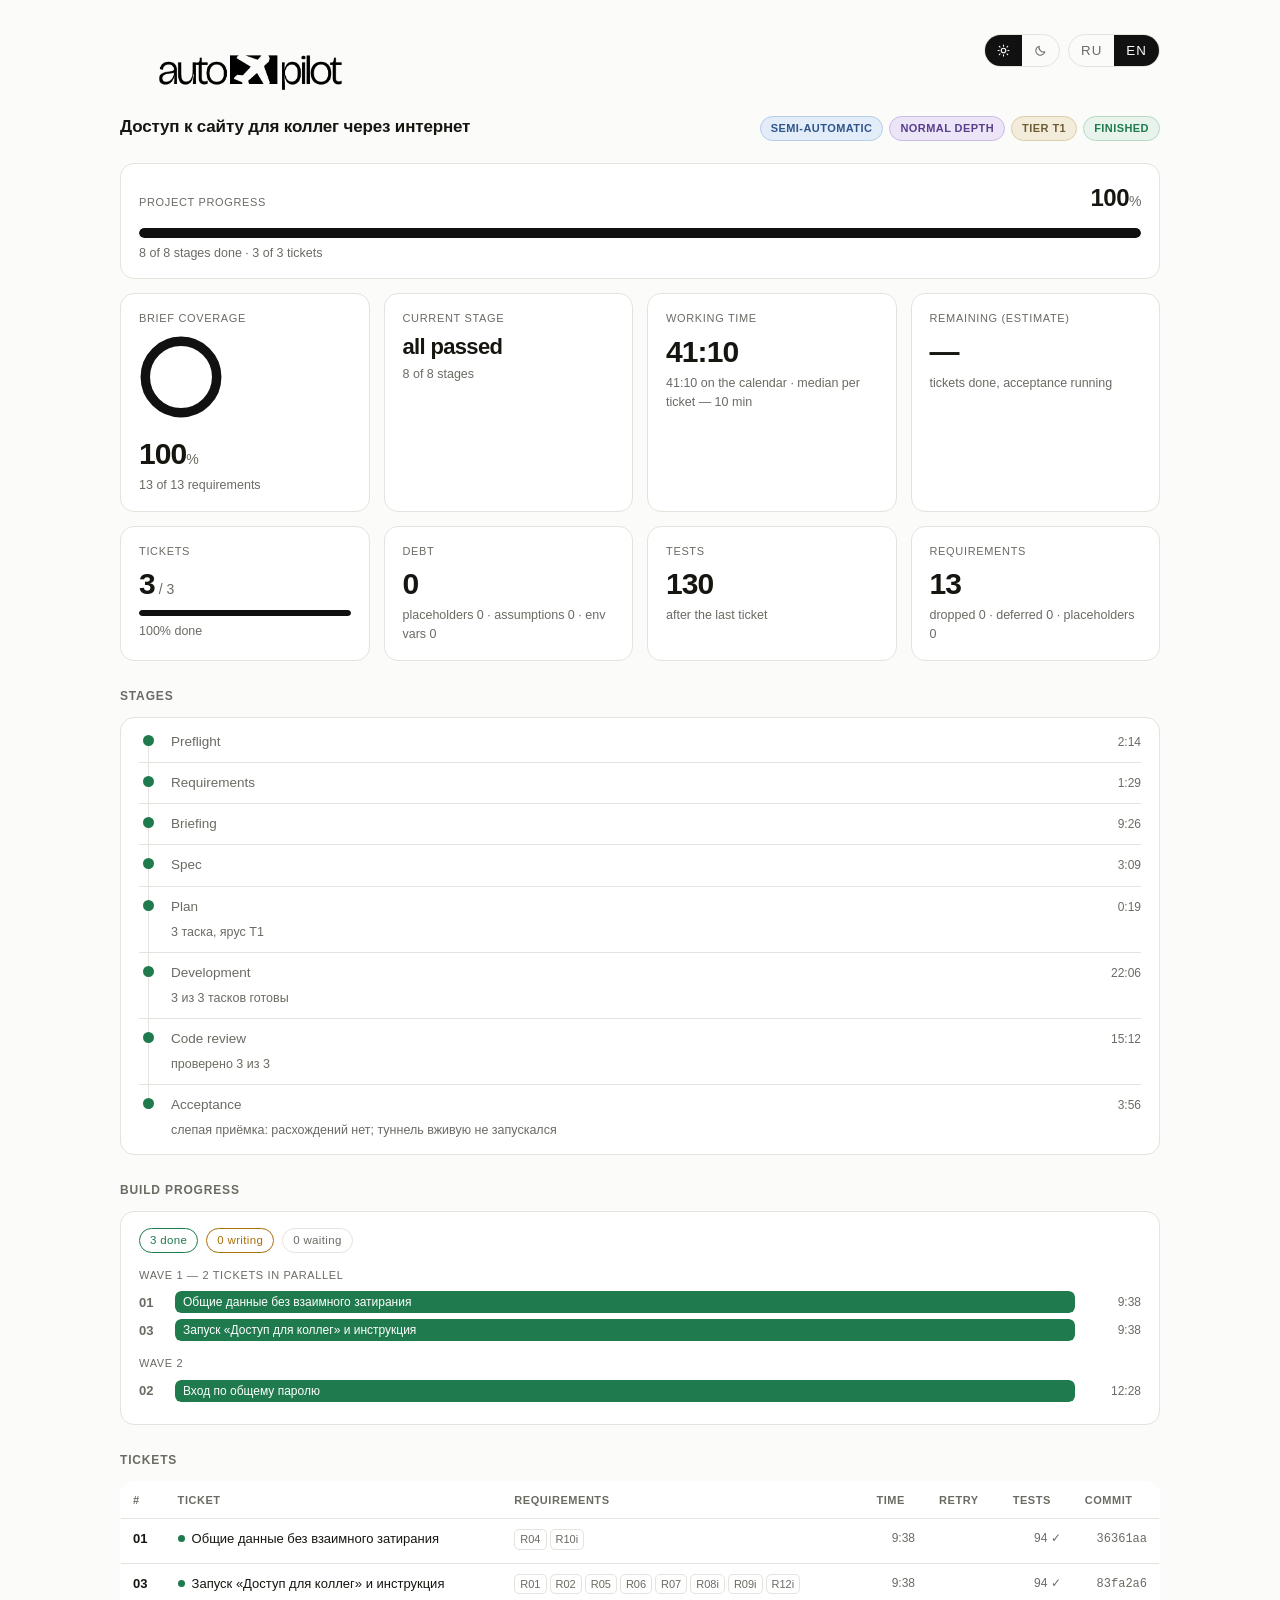
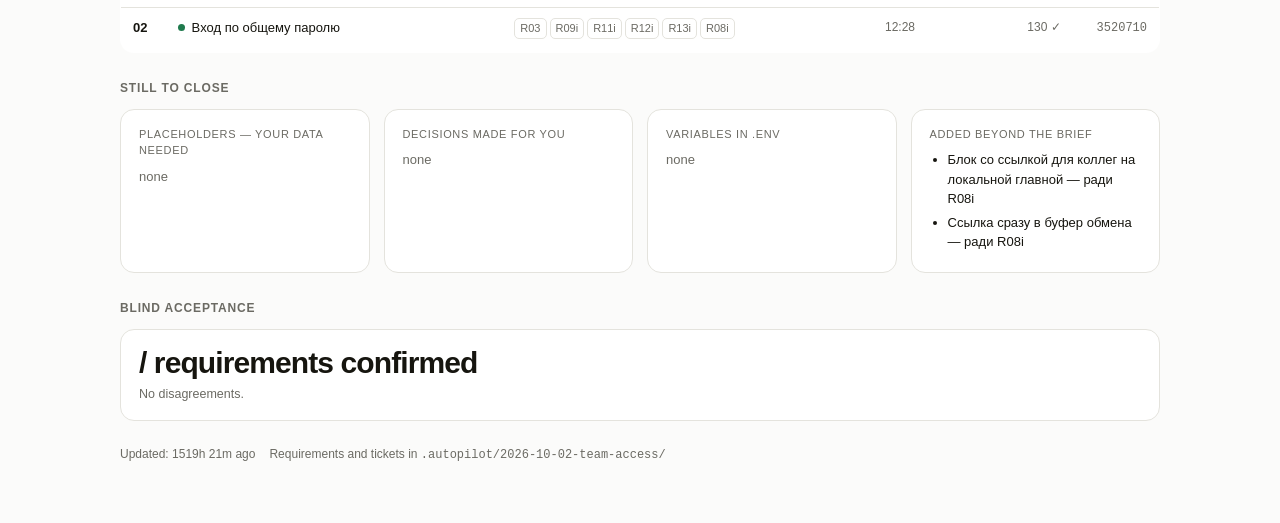
<file: .autopilot/index.html>
<!doctype html>
<html lang="ru">
<head>
<meta charset="utf-8">
<meta name="viewport" content="width=device-width, initial-scale=1">
<title>autopilot</title>
<style>
  :root, :root[data-theme="light"]{
    --bg:#fbfbfa; --panel:#fff; --ink:#16150f; --dim:#6b6a63; --line:#e4e3dd;
    --accent:#111; --ok:#1f7a4d; --warn:#a8700a; --bad:#b3352b; --ghost:#eeede8; --info:#2f6690;
    --fix:#6f4a9e;
    --radius:14px; --logo-light:block; --logo-dark:none; --glow:rgba(168,112,10,.38);
  }
  @media (prefers-color-scheme:dark){
    :root:not([data-theme]){
      --bg:#141412; --panel:#1c1c19; --ink:#f2f1ea; --dim:#918f86; --line:#2e2e29;
      --accent:#f2f1ea; --ok:#4bbd84; --warn:#d9a341; --bad:#e0685c; --ghost:#262622; --info:#7aa8d4;
      --fix:#b18ad9;
      --glow:rgba(217,163,65,.45);
      --logo-light:none; --logo-dark:block;
    }
  }
  :root[data-theme="dark"]{
    --bg:#141412; --panel:#1c1c19; --ink:#f2f1ea; --dim:#918f86; --line:#2e2e29;
    --accent:#f2f1ea; --ok:#4bbd84; --warn:#d9a341; --bad:#e0685c; --ghost:#262622; --info:#7aa8d4;
    --fix:#b18ad9;
    --logo-light:none; --logo-dark:block;
  }
  *{box-sizing:border-box}
  body{margin:0;background:var(--bg);color:var(--ink);
    font:15px/1.5 ui-sans-serif,-apple-system,"Segoe UI",Roboto,"Helvetica Neue",sans-serif;
    -webkit-font-smoothing:antialiased;padding:34px 20px 60px}
  .wrap{max-width:1040px;margin:0 auto;min-width:0}
  /* wrap на .top: в узкой панели переключатели уходят на вторую строку, а не за край */
  .top{display:flex;align-items:flex-start;gap:16px;margin-bottom:8px;flex-wrap:wrap}
  .logo{height:clamp(44px,7vw,72px);width:auto;max-width:64vw}
  .logo.l{display:var(--logo-light)} .logo.d{display:var(--logo-dark)}
  .segs{margin-left:auto;display:flex;gap:8px;flex:0 0 auto}
  .seg{display:flex;border:1px solid var(--line);border-radius:999px;overflow:hidden}
  .seg button{appearance:none;border:0;background:transparent;color:var(--dim);cursor:pointer;
    font:600 11px/1 inherit;letter-spacing:.08em;padding:8px 12px;display:flex;align-items:center}
  .seg button:hover{color:var(--ink)}
  .seg button[aria-pressed="true"]{background:var(--accent);color:var(--bg)}
  .seg svg{width:13px;height:13px;display:block}
  header{display:flex;flex-wrap:wrap;gap:12px;align-items:baseline;margin-bottom:22px}
  h1{font-size:17px;font-weight:600;margin:0;letter-spacing:-.01em}
  .badges{margin-left:auto;display:flex;gap:6px;flex-wrap:wrap}
  .badge{font-size:11px;letter-spacing:.04em;text-transform:uppercase;font-weight:600;
    border:1px solid var(--bd,var(--line));border-radius:999px;padding:3px 10px;
    color:var(--fg,var(--dim));background:var(--bbg,transparent)}
  /* режим — синяя семья, насыщенность растёт с автономией */
  .b-mode-1{--bbg:#eff4fb;--bd:#cfdcef;--fg:#4a6d9e}
  .b-mode-2{--bbg:#e9f0fa;--bd:#c3d4eb;--fg:#3d6293}
  .b-mode-3{--bbg:#e3ecf9;--bd:#b6cce8;--fg:#2f5688}
  .b-mode-4{--bbg:#d6e3f6;--bd:#9dbbe0;--fg:#1f4374}
  /* глубина — фиолетовая семья */
  .b-depth-1{--bbg:#f4f0fa;--bd:#ddd2ee;--fg:#6b559b}
  .b-depth-2{--bbg:#ece5f7;--bd:#cbbbe6;--fg:#573f8b}
  .b-depth-3{--bbg:#e2d8f3;--bd:#b8a3dd;--fg:#452f78}
  /* ярус — охра, насыщенность растёт с объёмом работы */
  .b-tier-0{--bbg:#f7f3e8;--bd:#e5dbc3;--fg:#7d6b45}
  .b-tier-1{--bbg:#f3ecdb;--bd:#dbcda9;--fg:#6e5c34}
  .b-tier-2{--bbg:#eee4cb;--bd:#cfbc8d;--fg:#5f4d26}
  .b-tier-3{--bbg:#e8dbb9;--bd:#c2ab72;--fg:#50401b}
  .b-done{--bbg:#e8f3ec;--bd:#b6d9c4;--fg:#1f7a4d}
  @media (prefers-color-scheme:dark){
    :root:not([data-theme]) .b-mode-1{--bbg:#1a2333;--bd:#2a3a52;--fg:#9cbbe6}
    :root:not([data-theme]) .b-mode-2{--bbg:#1b263a;--bd:#2e405e;--fg:#a5c3ec}
    :root:not([data-theme]) .b-mode-3{--bbg:#1c2942;--bd:#31466a;--fg:#aecbf2}
    :root:not([data-theme]) .b-mode-4{--bbg:#1f2f4f;--bd:#3a5482;--fg:#c0d8fb}
    :root:not([data-theme]) .b-depth-1{--bbg:#221d32;--bd:#372e4f;--fg:#b8a6e0}
    :root:not([data-theme]) .b-depth-2{--bbg:#26203b;--bd:#40345c;--fg:#c5b3ec}
    :root:not([data-theme]) .b-depth-3{--bbg:#2b2346;--bd:#4b3b6c;--fg:#d3c2f7}
    :root:not([data-theme]) .b-tier-0{--bbg:#26221a;--bd:#3b3527;--fg:#cbb98d}
    :root:not([data-theme]) .b-tier-1{--bbg:#2a2519;--bd:#443b26;--fg:#d6c393}
    :root:not([data-theme]) .b-tier-2{--bbg:#2f2917;--bd:#4e4227;--fg:#e2cd97}
    :root:not([data-theme]) .b-tier-3{--bbg:#352d16;--bd:#58492a;--fg:#edd79c}
    :root:not([data-theme]) .b-done{--bbg:#16281f;--bd:#26432f;--fg:#4bbd84}
  }
  :root[data-theme="dark"] .b-mode-1{--bbg:#1a2333;--bd:#2a3a52;--fg:#9cbbe6}
  :root[data-theme="dark"] .b-mode-2{--bbg:#1b263a;--bd:#2e405e;--fg:#a5c3ec}
  :root[data-theme="dark"] .b-mode-3{--bbg:#1c2942;--bd:#31466a;--fg:#aecbf2}
  :root[data-theme="dark"] .b-mode-4{--bbg:#1f2f4f;--bd:#3a5482;--fg:#c0d8fb}
  :root[data-theme="dark"] .b-depth-1{--bbg:#221d32;--bd:#372e4f;--fg:#b8a6e0}
  :root[data-theme="dark"] .b-depth-2{--bbg:#26203b;--bd:#40345c;--fg:#c5b3ec}
  :root[data-theme="dark"] .b-depth-3{--bbg:#2b2346;--bd:#4b3b6c;--fg:#d3c2f7}
  :root[data-theme="dark"] .b-tier-0{--bbg:#26221a;--bd:#3b3527;--fg:#cbb98d}
  :root[data-theme="dark"] .b-tier-1{--bbg:#2a2519;--bd:#443b26;--fg:#d6c393}
  :root[data-theme="dark"] .b-tier-2{--bbg:#2f2917;--bd:#4e4227;--fg:#e2cd97}
  :root[data-theme="dark"] .b-tier-3{--bbg:#352d16;--bd:#58492a;--fg:#edd79c}
  :root[data-theme="dark"] .b-done{--bbg:#16281f;--bd:#26432f;--fg:#4bbd84}
  /* minmax(min(Npx,100%)): в колонке уже 200px карточка сжимается, а не вылезает за край */
  .grid{display:grid;gap:14px;grid-template-columns:repeat(auto-fit,minmax(min(200px,100%),1fr));margin-bottom:14px}
  /* ряды показателей: четыре карточки в строку держатся дольше, чем списки долга */
  .grid.m{grid-template-columns:repeat(auto-fit,minmax(min(168px,100%),1fr))}
  .card{background:var(--panel);border:1px solid var(--line);border-radius:var(--radius);padding:16px 18px;min-width:0}
  .k{font-size:11px;letter-spacing:.06em;text-transform:uppercase;color:var(--dim);margin-bottom:8px}
  /* длинное значение («1 ч 05 мин … 2 ч 10 мин», «Спецификация») переносится, а не режется */
  .v{font-size:30px;font-weight:650;letter-spacing:-.03em;line-height:1.1;font-variant-numeric:tabular-nums;
    overflow-wrap:anywhere}
  .v.stage{font-size:clamp(17px,4.4vw,22px)}
  .v small{font-size:14px;font-weight:500;color:var(--dim);letter-spacing:0}
  .sub{font-size:12.5px;color:var(--dim);margin-top:6px;overflow-wrap:anywhere}
  .hero{display:flex;gap:18px;align-items:center;flex-wrap:wrap}
  .hero>div{min-width:0}
  .ring{flex:0 0 84px}
  .bar{height:6px;background:var(--ghost);border-radius:99px;overflow:hidden;margin-top:10px}
  .bar i{display:block;height:100%;background:var(--accent);border-radius:99px;transition:width .3s ease}
  .bar.lg{height:10px;margin-top:12px}
  /* общий прогресс: этапы по весам, внутри разработки — доля готовых тасков */
  .overall{background:var(--panel);border:1px solid var(--line);border-radius:var(--radius);
    padding:16px 18px;margin-bottom:14px}
  .overall-head{display:flex;justify-content:space-between;align-items:baseline;gap:10px;
    font-size:11px;letter-spacing:.06em;text-transform:uppercase;color:var(--dim)}
  .overall-head b{font-size:24px;font-weight:650;letter-spacing:-.02em;text-transform:none;
    color:var(--ink);font-variant-numeric:tabular-nums}
  .overall-head b small{font-size:14px;font-weight:500;color:var(--dim)}
  h2{font-size:12px;letter-spacing:.07em;text-transform:uppercase;color:var(--dim);
    margin:26px 0 12px;font-weight:600}
  .tl{background:var(--panel);border:1px solid var(--line);border-radius:var(--radius);padding:16px 18px;min-width:0}
  /* сводка по таскам — ответ на «где разработка» до того, как всматриваешься в полосы */
  .tlsum{display:flex;gap:8px;flex-wrap:wrap;margin-bottom:12px}
  .chip{font-size:11.5px;letter-spacing:.03em;border:1px solid var(--line);border-radius:999px;
    padding:3px 10px;color:var(--dim);font-variant-numeric:tabular-nums}
  .chip.ok{border-color:var(--ok);color:var(--ok)}
  .chip.run{border-color:var(--warn);color:var(--warn)}
  .chip.info{border-color:var(--info);color:var(--info)}
  .chip.bad{border-color:var(--bad);color:var(--bad)}
  .chip.fix{border-color:var(--fix);color:var(--fix)}
  /* фаза таска прямо на плашке: «ревью» и «ремонт» — состояния, которых до
     этого не существовало, и по одному цвету их не различить */
  .fill .nm{overflow:hidden;text-overflow:ellipsis;min-width:0}
  .fill .ph{margin-left:8px;font-size:10.5px;letter-spacing:.05em;text-transform:uppercase;
    opacity:.85;border:1px solid rgba(255,255,255,.5);border-radius:999px;padding:1px 6px;flex:none}
  .tlnow{font-size:13px;margin:-4px 0 12px;overflow-wrap:anywhere}
  .tlnow .lbl{color:var(--dim)}
  .tlnow b{font-weight:650;font-variant-numeric:tabular-nums}
  .tlnow .nowclock{color:var(--warn);font-variant-numeric:tabular-nums}
  .wave{font-size:11px;letter-spacing:.06em;text-transform:uppercase;color:var(--dim);margin:14px 0 8px}
  .wave:first-child{margin-top:0}
  /* minmax(0,1fr), а не 1fr: у 1fr пол — min-content, и длинное имя таска раздвигает сетку шире экрана */
  .row{display:grid;grid-template-columns:26px minmax(0,1fr) 56px;gap:10px;align-items:center;margin-bottom:6px;font-size:13px}
  .row b{font-weight:600;font-variant-numeric:tabular-nums;color:var(--dim)}
  .row.now b{color:var(--ink)}
  .track{background:var(--ghost);border-radius:6px;height:22px;position:relative;overflow:hidden;min-width:0}
  .fill{position:absolute;inset:0 auto 0 0;border-radius:6px;display:flex;align-items:center;
    padding:0 8px;white-space:nowrap;font-size:12px;color:#fff;overflow:hidden}
  /* ждущий таск — пустой контур, а не залитая дорожка: плашка теперь во всю
     ширину, и без этого «ждёт» выглядело бы как ещё одно состояние заливки */
  .row.wait .track{background:transparent;border:1px dashed var(--line)}
  .fill.pend{background:transparent;border:0;color:var(--dim)}
  /* «в работе» должно читаться как живое, а не как исчезающее: раньше плашка
     гасла до opacity .3 вместе с названием таска. Теперь дышит свечение вокруг
     дорожки и яркость плашки, текст остаётся читаемым всё время. */
  .row.now .track{animation:trackGlow 1.9s ease-in-out infinite}
  /* блик бежит по плашке идущего таска — движение без ложного процента */
  .fill.active::after{content:'';position:absolute;inset:0;
    background:linear-gradient(90deg,transparent 0,rgba(255,255,255,.30) 50%,transparent 100%);
    transform:translateX(-100%);animation:sheen 1.9s ease-in-out infinite}
  .mins{text-align:right;font-variant-numeric:tabular-nums;color:var(--dim);font-size:12px}
  /* этапы — вертикальная лента с рельсом */
  .stages{background:var(--panel);border:1px solid var(--line);border-radius:var(--radius);padding:4px 18px;min-width:0}
  .st{display:grid;grid-template-columns:20px minmax(0,1fr) auto;gap:12px;align-items:start;
    padding:10px 0;border-bottom:1px solid var(--line)}
  .st:last-child{border-bottom:0}
  .st .rail{position:relative;align-self:stretch;min-height:18px}
  .st .rail::before{content:"";position:absolute;left:9px;top:-10px;bottom:-10px;width:1px;background:var(--line)}
  .st:first-child .rail::before{top:9px}
  .st:last-child .rail::before{bottom:calc(100% - 9px)}
  .st .rail i{position:absolute;left:4px;top:3px;width:11px;height:11px;border-radius:99px;
    box-sizing:border-box;border:2px solid var(--line);background:var(--panel)}
  .st.done .rail i{background:var(--ok);border-color:var(--ok)}
  .st.active .rail i{background:var(--warn);border-color:var(--warn);animation:pulse 1.6s ease-in-out infinite}
  .st.failed .rail i{background:var(--bad);border-color:var(--bad)}
  .st.skipped .rail i{border-style:dashed;background:var(--panel)}
  .st>div{min-width:0}
  .st .nm{font-size:13.5px;overflow-wrap:anywhere}
  .st.active .nm{font-weight:650}
  .st.done .nm,.st.skipped .nm{color:var(--dim)}
  .st .mins{padding-top:1px}
  @keyframes trackGlow{
    0%,100%{box-shadow:0 0 0 0 var(--glow)}
    50%{box-shadow:0 0 0 4px transparent}
  }
  @keyframes sheen{to{transform:translateX(100%)}}
  /* у кого выключена анимация в системе — просто статичная подсветка */
  @media (prefers-reduced-motion:reduce){
    .row.now .track{animation:none;box-shadow:0 0 0 3px var(--glow)}
    .fill.active::after{animation:none;background:none}
  }
  .note{background:var(--panel);border:1px solid var(--line);border-radius:var(--radius);
    padding:14px 18px;font-size:13px;color:var(--dim)}
  .note b{color:var(--ink);font-weight:600}
  .stale{color:var(--warn)}
  /* Часы, остановленные простоем: цифры гаснут, чтобы стоящий таймер не читался как поломка. */
  .paused{opacity:.5}
  table{width:100%;border-collapse:collapse;font-size:13px;background:var(--panel);
    border:1px solid var(--line);border-radius:var(--radius);overflow:hidden}
  th{text-align:left;font-size:11px;letter-spacing:.05em;text-transform:uppercase;color:var(--dim);
    font-weight:600;padding:10px 12px;border-bottom:1px solid var(--line)}
  td{padding:10px 12px;border-bottom:1px solid var(--line);vertical-align:top}
  tr:last-child td{border-bottom:0}
  .dot{display:inline-block;width:7px;height:7px;border-radius:99px;margin-right:7px;vertical-align:1px}
  .tag{display:inline-block;font-size:11px;border:1px solid var(--line);border-radius:5px;
    padding:1px 5px;margin:0 3px 3px 0;color:var(--dim);font-variant-numeric:tabular-nums}
  ul.debt{margin:0;padding-left:18px}
  ul.debt li{margin-bottom:4px;font-size:13px}
  .empty{color:var(--dim);font-size:13px}
  footer{margin-top:24px;font-size:12px;color:var(--dim);display:flex;gap:14px;flex-wrap:wrap}
  footer code{overflow-wrap:anywhere}
  .scroll{overflow-x:auto}
  /* таблица тасков скроллится внутри своей рамки, а не сминает семь колонок в кашу */
  .scroll table{min-width:560px}
  /* узкая раскладка: встроенная панель IDE, боковая колонка, телефон */
  @media (max-width:460px){
    body{padding:20px 12px 44px}
    .top{gap:10px}
    header{gap:8px;margin-bottom:16px}
    h1{font-size:15px}
    h2{margin:20px 0 10px}
    .card,.overall,.tl,.note{padding:13px 14px}
    .stages{padding:2px 14px}
    .v{font-size:25px}
    .overall-head b{font-size:21px}
    .ring{flex:0 0 68px;width:68px;height:68px}
    .hero{gap:12px}
    .row{grid-template-columns:24px 1fr 48px;gap:8px}
    .st{grid-template-columns:18px 1fr auto;gap:9px}
    .badges{margin-left:0}
    .segs{margin-left:0}
    /* семь колонок в узкую панель не влезают ни при каком min-width, поэтому здесь
       таблица перестаёт требовать ширину, а второстепенные колонки уходят:
       требования, повторы и коммит есть в файлах, а «что и сколько идёт» — нет */
    .scroll table{min-width:0}
    th:nth-child(3),td:nth-child(3),
    th:nth-child(5),td:nth-child(5),
    th:nth-child(7),td:nth-child(7){display:none}
    /* переносится только название таска: заголовки и числа рвать по буквам нельзя */
    th,td{padding:9px 8px;white-space:nowrap}
    td:nth-child(2){white-space:normal;overflow-wrap:anywhere}
  }
</style>
</head>
<body>
<div class="wrap" id="app"></div>

<!-- Состояние приходит двумя путями, и порядок этих двух тегов — весь смысл.
     Сначала снимок, вписанный внутрь страницы: он есть всегда, поэтому дашборд
     показывает данные, чем бы его ни открыли — двойным кликом, панелью через
     data:, с мёртвым сервером, через месяц после прогона. Потом файл рядом: он
     перекрывает снимок там, где у страницы есть адрес, и он же подгружается
     заново каждые десять секунд, чтобы часы шли без перезагрузки.
     Разойтись в противоположные стороны им нечем: файл пишется на каждой
     правке, снимок — на каждом вызове .autopilot/sync.py, и он же вписывает
     файл в страницу, так что снимок либо равен файлу, либо старше его.
     Между маркерами правит только sync.py; руками — никогда. -->
<script>/*STATE-BEGIN*/window.STATE=null;/*STATE-END*/</script>
<script src="state.js"></script>

<script>
const MODE_CLS  = {manual:'b-mode-1', interview:'b-mode-2', semi:'b-mode-3', full:'b-mode-4'};
const DEPTH_CLS = {strict:'b-depth-1', normal:'b-depth-2', deep:'b-depth-3'};
const TIER_CLS  = {T0:'b-tier-0', T1:'b-tier-1', T2:'b-tier-2', T3:'b-tier-3'};

// Полный цикл сборки. state.js может прислать меньше — недостающие показываем как pending.
const STAGE_IDS = ['preflight','manifest','briefing','spec','plan','build','review','final'];

const POLL_MS = 10000;

const SUN  = '<svg viewBox="0 0 24 24" fill="none" stroke="currentColor" stroke-width="2" stroke-linecap="round"><circle cx="12" cy="12" r="4.2"/><path d="M12 2v2M12 20v2M4.2 4.2l1.4 1.4M18.4 18.4l1.4 1.4M2 12h2M20 12h2M4.2 19.8l1.4-1.4M18.4 5.6l1.4-1.4"/></svg>';
const MOON = '<svg viewBox="0 0 24 24" fill="none" stroke="currentColor" stroke-width="2" stroke-linecap="round" stroke-linejoin="round"><path d="M20 14.5A8.5 8.5 0 0 1 9.5 4a8.5 8.5 0 1 0 10.5 10.5z"/></svg>';
const SYNC = '<svg viewBox="0 0 24 24" fill="none" stroke="currentColor" stroke-width="2" stroke-linecap="round" stroke-linejoin="round"><path d="M21 12a9 9 0 1 1-2.64-6.36"/><path d="M21 3v6h-6"/></svg>';

const systemDark = () => {
  try { return matchMedia('(prefers-color-scheme: dark)').matches; } catch(e) { return false; }
};
const storedTheme = () => {
  try { return localStorage.getItem('autopilot-theme'); } catch(e) { return null; }
};
// Явный выбор пользователя перевешивает системную тему; до первого клика — системная.
function effectiveTheme(){
  return storedTheme() || (systemDark() ? 'dark' : 'light');
}
function applyTheme(t){
  if (t) document.documentElement.setAttribute('data-theme', t);
  else document.documentElement.removeAttribute('data-theme');
}

const LOGO_LIGHT = "[data-uri]";
const LOGO_DARK  = "[data-uri]";

const plural = (n, one, few, many) => {
  const a = Math.abs(n) % 10, b = Math.abs(n) % 100;
  if (a === 1 && b !== 11) return one;
  if (a >= 2 && a <= 4 && (b < 12 || b > 14)) return few;
  return many;
};

const I18N = {
  ru:{lang:"ru",coverage:"Покрытие брифа",ofReq:(a,b)=>`${a} из ${b} требований`,
    overall:"Прогресс проекта",overallStages:(a,b)=>`${a} из ${b} этапов пройдено`,
    overallTickets:(a,b)=>`${a} из ${b} тасков`,
    tickets:"Таски",ticketsDone:p=>`${p}% готово`,retries:n=>` · ${n} повтор.`,
    elapsed:"В работе",median:m=>`медиана на таск — ${m} мин`,tooEarly:"рано считать",
    calendar:c=>`календарных ${c}`,paused:"пауза — часы стоят",
    left:"Осталось (оценка)",needTwo:"нужно 2+ готовых таска",
    critpath:n=>`критический путь: ${n} ${plural(n,'таск','таска','тасков')} в цепочке`,
    stagesTitle:"Этапы",stage:"Этап сейчас",stageOf:(a,b)=>`${a} из ${b} этапов`,
    stages:{preflight:"Подготовка",manifest:"Требования",briefing:"Брифинг",spec:"Спецификация",
      plan:"План",build:"Разработка",review:"Код-ревью",final:"Приёмка"},
    skipped:"пропущен",notStarted:"не начат",allDone:"всё пройдено",
    noTicketsTier:"без разбивки",notCut:"таски ещё не нарезаны",
    t0note:(n)=>`Ярус T0 — собрано за один заход, без разбивки на таски.${n?' '+n:''}`,
    t0files:n=>`Файлов: ${n}.`,noEta:"ярус T0 — оценка не нужна",wrapUp:"таски готовы, идёт приёмка",
    auto:"Автообновление",autoOn:"Автообновление включено",autoOff:"Автообновление выключено",
    agoSec:s=>`${s} сек назад`,agoMin:m=>`${m} мин назад`,agoHr:(h,m)=>`${h} ч ${m} мин назад`,
    debt:"Долг",debtSub:(a,b,c)=>`заглушки ${a} · допущения ${b} · переменные ${c}`,
    tests:"Тесты",testsSub:"после последнего таска",testsSubOne:"последний полный прогон",failed:n=>`${n} упало`,
    buildTook:d=>`разработка заняла ${d}`,
    reqs:"Требования",reqsSub:(d,f,p)=>`снято ${d} · отложено ${f} · заглушки ${p}`,
    progress:"Ход сборки",
    wave:(n,c)=>c>1?`Волна ${n} — ${c} ${plural(c,'таск','таска','тасков')} параллельно`:`Волна ${n}`,
    chipDone:n=>`готово ${n}`,chipRun:n=>`пишутся ${n}`,chipWait:n=>`ждут ${n}`,chipFailed:n=>`упало ${n}`,
    chipReview:n=>`на ревью ${n}`,chipRepair:n=>`в ремонте ${n}`,
    phase:{'in-progress':"пишется",review:"ревью",repair:"ремонт"},
    nowLbl:"Сейчас:",nowIdle:"Ни один таск не запущен.",
    noTickets:"Тасков пока нет — идёт подготовка.",
    tblTickets:"Таски",thN:"#",thTitle:"Таск",thReq:"Требования",thTime:"Время",thRetry:"Повт.",
    thTests:"Тесты",thCommit:"Коммит",tblEmpty:"пока пусто",
    toClose:"Что осталось закрыть",placeholders:"Заглушки — нужны твои данные",
    assumptions:"Решения, принятые за тебя",envVars:"Переменные в .env",
    additions:"Добавлено сверх заказанного",none:"пусто",
    blind:"Слепая приёмка",blindOk:"Расхождений нет.",blindBad:"Расхождения:",
    blindV:(m,c)=>`${m} / ${c} требований подтверждено`,
    updated:"Обновлено",filesIn:"Требования и таски — в",
    modes:{full:"полный автомат",semi:"полуавтомат",interview:"интервью",manual:"ручной"},
    depths:{strict:"строго по брифу",normal:"обычная глубина",deep:"максимальная глубина"},
    tier:t=>`ярус ${t}`,finished:"завершено",min:"мин",hr:"ч",m:"м",
    langLabel:"Язык",themeLabel:"Тема",themeLight:"Светлая тема",themeDark:"Тёмная тема"},
  en:{lang:"en",coverage:"Brief coverage",ofReq:(a,b)=>`${a} of ${b} requirements`,
    overall:"Project progress",overallStages:(a,b)=>`${a} of ${b} stages done`,
    overallTickets:(a,b)=>`${a} of ${b} tickets`,
    tickets:"Tickets",ticketsDone:p=>`${p}% done`,retries:n=>` · ${n} retries`,
    elapsed:"Working time",median:m=>`median per ticket — ${m} min`,tooEarly:"too early to tell",
    calendar:c=>`${c} on the calendar`,paused:"paused — the clock is stopped",
    left:"Remaining (estimate)",critpath:n=>`critical path: ${n} tickets deep`,needTwo:"needs 2+ finished tickets",
    stagesTitle:"Stages",stage:"Current stage",stageOf:(a,b)=>`${a} of ${b} stages`,
    stages:{preflight:"Preflight",manifest:"Requirements",briefing:"Briefing",spec:"Spec",
      plan:"Plan",build:"Development",review:"Code review",final:"Acceptance"},
    skipped:"skipped",notStarted:"not started",allDone:"all passed",
    noTicketsTier:"no split",notCut:"tickets not cut yet",
    t0note:(n)=>`Tier T0 — built in a single pass, no tickets.${n?' '+n:''}`,
    t0files:n=>`Files: ${n}.`,noEta:"tier T0 — no estimate needed",wrapUp:"tickets done, acceptance running",
    auto:"Auto-refresh",autoOn:"Auto-refresh on",autoOff:"Auto-refresh off",
    agoSec:s=>`${s}s ago`,agoMin:m=>`${m} min ago`,agoHr:(h,m)=>`${h}h ${m}m ago`,
    debt:"Debt",debtSub:(a,b,c)=>`placeholders ${a} · assumptions ${b} · env vars ${c}`,
    tests:"Tests",testsSub:"after the last ticket",testsSubOne:"last full run",failed:n=>`${n} failed`,
    buildTook:d=>`development took ${d}`,
    reqs:"Requirements",reqsSub:(d,f,p)=>`dropped ${d} · deferred ${f} · placeholders ${p}`,
    progress:"Build progress",
    wave:(n,c)=>c>1?`Wave ${n} — ${c} tickets in parallel`:`Wave ${n}`,
    chipDone:n=>`${n} done`,chipRun:n=>`${n} writing`,chipWait:n=>`${n} waiting`,chipFailed:n=>`${n} failed`,
    chipReview:n=>`${n} in review`,chipRepair:n=>`${n} in repair`,
    phase:{'in-progress':"writing",review:"review",repair:"repair"},
    nowLbl:"Now:",nowIdle:"No ticket is running.",
    noTickets:"No tickets yet — still preparing.",
    tblTickets:"Tickets",thN:"#",thTitle:"Ticket",thReq:"Requirements",thTime:"Time",thRetry:"Retry",
    thTests:"Tests",thCommit:"Commit",tblEmpty:"empty so far",
    toClose:"Still to close",placeholders:"Placeholders — your data needed",
    assumptions:"Decisions made for you",envVars:"Variables in .env",
    additions:"Added beyond the brief",none:"none",
    blind:"Blind acceptance",blindOk:"No disagreements.",blindBad:"Disagreements:",
    blindV:(m,c)=>`${m} / ${c} requirements confirmed`,
    updated:"Updated",filesIn:"Requirements and tickets in",
    modes:{full:"fully automatic",semi:"semi-automatic",interview:"interview",manual:"manual"},
    depths:{strict:"strictly as written",normal:"normal depth",deep:"maximum depth"},
    tier:t=>`tier ${t}`,finished:"finished",min:"min",hr:"h",m:"m",
    langLabel:"Language",themeLabel:"Theme",themeLight:"Light theme",themeDark:"Dark theme"}
};

let CUR = I18N.ru;                 // язык, на котором сейчас отрисовано — нужен тикающим таймерам
let autoOn = true;
try { autoOn = (localStorage.getItem('autopilot-auto') || 'on') !== 'off'; } catch(e) {}
let pollT = null;
let lastStamp = null;              // метка отрисованного состояния — против лишних перерисовок

// ——— живые таймеры ———————————————————————————————————————————————
// Всё время считается из меток state.js. Незакрытый интервал тикает от текущего момента.
const spanMs = (from, to) => {
  const a = from ? new Date(from).getTime() : NaN;
  if (isNaN(a)) return null;
  const b = to ? new Date(to).getTime() : Date.now();
  return Math.max(0, b - a);
};
// ——— активное время ——————————————————————————————————————————————
// Часы прогона показывают работу, а не календарь: ушёл человек на сутки — часы стоят.
// Никаких дополнительных записей для этого не нужно. state.js и так усеян метками —
// старт, стадии, таски, updatedAt, — и промежуток между соседними метками длиннее порога
// это простой, а не работа. Порог тот же, что у «молчания» ниже: сорок пять минут.
// Замерено на реальных прогонах 2026-08-19: между метками работа укладывается в час,
// а простои идут часами и сутками (444 минуты, 4207, 7814), так что грубая обрезка
// ошибается на единицы процентов и при этом не требует от агента ни одной новой правки.
const IDLE_CAP_MS = 2700000;
let MARKS = [];
// `updatedAt` — единственная скользящая метка: агент перезаписывает её, и прошлый пульс
// из файла пропадает. Поэтому страница запоминает каждое значение, которое видела: без
// этого счётчик прыгал назад на величину порога в тот момент, когда агент возвращался
// после простоя (проверено 2026-08-19). Хранится по прогону, переживает перезагрузку.
function rememberBeats(S){
  const key = 'autopilot-beats:' + (S.slug || '') + ':' + (S.startedAt || '');
  try {
    const seen = JSON.parse(localStorage.getItem(key) || '[]');
    if (S.updatedAt && seen.indexOf(S.updatedAt) === -1) {
      seen.push(S.updatedAt);
      localStorage.setItem(key, JSON.stringify(seen.slice(-600)));
    }
    return seen;
  } catch (e) { return []; }
}
function collectMarks(S){
  const out = [];
  const push = v => { const t = v ? new Date(v).getTime() : NaN; if (!isNaN(t)) out.push(t); };
  push(S.startedAt); push(S.updatedAt); push(S.finishedAt);
  (S.beats || []).forEach(push);                    // журнал пульса, если прогон его ведёт
  rememberBeats(S).forEach(push);                   // и то, что страница видела своими глазами
  (S.stages || []).forEach(x => { push(x.startedAt); push(x.finishedAt); });
  (S.tickets || []).forEach(x => { push(x.startedAt); push(x.finishedAt); });
  ((S.polish || {}).rounds || []).forEach(x => push(x.finishedAt));
  return Array.from(new Set(out)).sort((a, b) => a - b);
}
// Сумма промежутков между метками; каждый обрезан по порогу простоя.
function activeMs(from, to){
  const a = from ? new Date(from).getTime() : NaN;
  if (isNaN(a)) return null;
  const b = to ? new Date(to).getTime() : Date.now();
  if (b <= a) return 0;
  const pts = [a].concat(MARKS.filter(t => t > a && t < b), [b]);
  let s = 0;
  for (let i = 1; i < pts.length; i++) s += Math.min(pts[i] - pts[i-1], IDLE_CAP_MS);
  return s;
}
// Стоят ли часы прямо сейчас — то есть тянется ли простой дольше порога.
function idleNow(){
  const S = window.STATE || {};
  if (!S || S.finishedAt) return false;
  const last = MARKS.length ? MARKS[MARKS.length - 1] : null;
  return last != null && Date.now() - last > IDLE_CAP_MS;
}
const fmtClock = ms => {
  if (ms == null) return '—';
  const s = Math.floor(ms/1000), h = Math.floor(s/3600), m = Math.floor((s%3600)/60), ss = s%60;
  const p = n => String(n).padStart(2,'0');
  return h ? `${h}:${p(m)}:${p(ss)}` : `${m}:${p(ss)}`;
};
// Открытый интервал получает data-live — его каждую секунду обновляет tick().
function timerHTML(from, to){
  const ms = activeMs(from, to);
  if (ms == null) return '—';
  return to ? `<span>${fmtClock(ms)}</span>`
            : `<span data-live data-from="${from}">${fmtClock(ms)}</span>`;
}
function agoText(iso){
  const ms = spanMs(iso, null);
  if (ms == null) return '—';
  const s = Math.floor(ms/1000);
  if (s < 60) return CUR.agoSec(s);
  const m = Math.floor(s/60);
  return m < 60 ? CUR.agoMin(m) : CUR.agoHr(Math.floor(m/60), m%60);
}
function tick(){
  const stopped = idleNow();
  document.querySelectorAll('[data-live][data-from]').forEach(el => {
    el.textContent = fmtClock(activeMs(el.dataset.from, null));
    el.classList.toggle('paused', stopped);          // часы стоят — видно, что это не поломка
  });
  document.querySelectorAll('[data-idle-note]').forEach(el => {
    el.hidden = !stopped;
  });
  document.querySelectorAll('[data-ago]').forEach(el => {
    el.textContent = agoText(el.dataset.ago);
    // Молчание — повод присмотреться, но только когда никто не работает.
    // Пока хотя бы один таск идёт, записей внутри него нет по устройству
    // процесса: оркестратор пишет на границах, а таск живёт десятки минут.
    // Порог тогда — не пять минут, а заметно дольше самого долгого таска.
    const S = window.STATE || {};
    const busy = (S.tickets || []).some(t =>
      t.status === 'in-progress' || t.status === 'review' || t.status === 'repair');
    el.classList.toggle('stale', !S.finishedAt
      && spanMs(el.dataset.ago, null) > (busy ? 2700000 : 300000));
  });
}

// ——— автообновление ——————————————————————————————————————————————
// Страница не перезагружается: она подтягивает state.js заново отдельным тегом.
// Так сделано потому, что встроенные панели (Claude Desktop, IDE-вьюверы) глушат
// навигацию — и location.reload(), и <meta http-equiv="refresh"> там молча ничего
// не делают, а вот загрузку подресурсов панель не трогает. Проверено измерением:
// reload и meta refresh не сработали ни разу, подгрузка тега — двенадцать раз из
// двенадцати. Побочная выгода — «обновить» больше не значит «потерять место на
// странице», выделение и позицию прокрутки перерисовка сохраняет.
// Но подресурсы живут только у страницы, у которой есть адрес. Панель Claude не
// открывает file:// как страницу — она вклеивает HTML в data:text/html, а оттуда
// origin равен null: state.js не грузится ни относительным путём, ни абсолютным
// file://, ни через fetch. Поэтому состояние вписано ещё и внутрь страницы: там,
// где адреса нет, дашборд показывает снимок и молчит про обновления вместо того
// чтобы показывать пустой экран. Живое обновление остаётся за http (панель через
// preview_start, обычный браузер) — phases/0-instruments.md.
// Видимость НЕ проверяем: те же панели держат document.hidden === true всё время,
// хотя пользователь смотрит именно туда.
const stampOf = S => (S.updatedAt || '') + '|' + (S.finishedAt || '') + '|' + (S.tickets || []).length;

function applyState(){
  const S = window.STATE;
  if (!S || typeof S !== 'object') return;
  // Перерисовываем только когда состояние действительно сдвинулось: молчаливая
  // перерисовка раз в десять секунд сбрасывала бы выделенный текст ни за что.
  const stamp = stampOf(S);
  if (stamp === lastStamp) return;
  lastStamp = stamp;
  const y = window.scrollY;
  // Упавший рендер не должен убивать страницу: сбрасываем штамп, чтобы следующий
  // круг опроса попробовал заново — иначе исправленный state.js уже не подберётся.
  try { render(CUR.lang); } catch (e) { lastStamp = ''; bootFail(String(e && e.message || e)); }
  window.scrollTo(0, y);
}

function pollState(){
  clearTimeout(pollT);
  if (!autoOn || (window.STATE && window.STATE.finishedAt)) return;
  pollT = setTimeout(() => {
    const s = document.createElement('script');
    // Метка времени в запросе — иначе file:// отдаст скрипт из кеша.
    s.src = 'state.js?t=' + Date.now();
    // Ошибка — обычное дело: файл могли поймать в момент записи. Старое состояние
    // остаётся на экране, следующий круг через десять секунд подберёт целое.
    const next = () => { s.remove(); applyState(); pollState(); };
    s.onload = next;
    s.onerror = next;
    document.head.appendChild(s);
  }, POLL_MS);
}

function render(lang){
  const L = I18N[lang] || I18N.ru;
  CUR = L;
  const S = STATE, T = S.tickets || [], R = S.requirements || {};
  MARKS = collectMarks(S);
  const esc = s => String(s == null ? '' : s).replace(/[&<>"]/g, c => ({'&':'&amp;','<':'&lt;','>':'&gt;','"':'&quot;'}[c]));
  // Таск живёт в трёх активных состояниях, а не в одном: пишется — проверяется —
  // чинится. Ревью и ремонт идут, пока летит следующий таск, поэтому «готово 2 из 8»
  // без них — самый частый вопрос к экрану: «а с третьим-то что».
  const ACTIVE = ['in-progress', 'review', 'repair'];
  const done = T.filter(t => t.status === 'done');
  const writing = T.filter(t => t.status === 'in-progress');
  const inReview = T.filter(t => t.status === 'review');
  const inRepair = T.filter(t => t.status === 'repair');
  const running = T.filter(t => ACTIVE.includes(t.status));
  const failedT = T.filter(t => t.status === 'failed');
  const waiting = T.length - done.length - running.length - failedT.length;
  const live = Math.max(0, (R.total || 0) - (R.dropped || 0));

  const mins = t => (t.startedAt && t.finishedAt)
    ? Math.max(1, Math.round(activeMs(t.startedAt, t.finishedAt) / 60000)) : null;
  const durations = done.map(mins).filter(Boolean).sort((a,b) => a-b);
  const median = durations.length ? durations[Math.floor(durations.length/2)] : null;
  const fmtDur = m => m == null ? '—'
    : m < 60 ? m + ' ' + L.min : Math.floor(m/60) + ' ' + L.hr + ' ' + String(m%60).padStart(2,'0') + ' ' + L.min;

  const byId = Object.fromEntries(T.map(t => [t.id, t]));
  const memo = {};
  function depth(id, seen){
    const t = byId[id];
    if (!t || t.status === 'done') return 0;
    if (memo[id] != null) return memo[id];
    if (seen.has(id)) return 1;
    seen.add(id);
    const d = 1 + Math.max(0, ...(t.blockedBy || []).map(b => depth(b, seen)));
    seen.delete(id);
    return memo[id] = d;
  }
  const cp = Math.max(0, ...T.map(t => depth(t.id, new Set())));

  // Оценка считается в минутах по цепочке, а не «медиана × длина цепочки»: иначе
  // таск, который идёт двадцать седьмую минуту, стоит в оценке как не начатый,
  // и на последнем почти доделанном таске экран пишет «21 … 39 мин».
  const memoMin = {};
  const leftFor = t => {
    if (!t || t.status === 'done') return 0;
    const full = median || 10;
    // код написан — осталась проверка и, может быть, правка по находке
    if (t.status === 'review') return full * 0.2;
    if (t.status === 'repair') return full * 0.5;
    if (t.status === 'in-progress' && t.startedAt) {
      const elapsed = (activeMs(t.startedAt, null) || 0) / 60000;
      return Math.max(1, full - elapsed);          // уже идёт — осталось меньше
    }
    return full;
  };
  function chainMin(id, seen){
    const t = byId[id];
    if (!t || t.status === 'done') return 0;
    if (memoMin[id] != null) return memoMin[id];
    if (seen.has(id)) return leftFor(t);
    seen.add(id);
    const d = leftFor(t) + Math.max(0, ...(t.blockedBy || []).map(b => chainMin(b, seen)));
    seen.delete(id);
    return memoMin[id] = d;
  }
  const cpMin = Math.max(0, ...T.map(t => chainMin(t.id, new Set())));
  const eta = (median && cpMin > 0)
    ? [Math.max(1, Math.round(cpMin*0.75)), Math.max(2, Math.round(cpMin*1.4))] : null;

  // Этапы: канонический порядок, поверх него — то, что прислал state.js.
  const given = Array.isArray(S.stages) ? S.stages.filter(Boolean) : [];
  const stages = STAGE_IDS.map(id => given.find(s => s.id === id) || {id, status:'pending'})
    .concat(given.filter(s => !STAGE_IDS.includes(s.id)));
  const stName = s => L.stages[s.id] || s.id;
  const activeStage = stages.find(s => s.status === 'active');
  const curStage = activeStage || stages.find(s => s.status !== 'done' && s.status !== 'skipped');
  const stageNo = curStage ? stages.indexOf(curStage) + 1 : stages.length;
  const t0 = String(S.tier).toUpperCase() === 'T0';
  const buildStage = stages.find(s => s.id === 'build');
  const buildMs = buildStage && buildStage.startedAt && buildStage.finishedAt
    ? activeMs(buildStage.startedAt, buildStage.finishedAt) : null;

  // Прогресс проекта целиком. Веса — это доли времени, а не «этап = 1/8»: разработка идёт
  // часами, подготовка минуты. Внутри разработки шкала дробится по готовым таскам, поэтому
  // она ползёт с каждым таском, а не стоит на месте полдня и потом прыгает.
  const STAGE_WEIGHT = {preflight:1, manifest:1, briefing:1, spec:2, plan:1, build:6, review:2, final:1};
  const stageFrac = s => {
    if (s.status === 'done' || s.status === 'skipped') return 1;
    if (s.status !== 'active') return 0;                      // pending и failed — ноль
    if (s.id === 'build' && T.length) return Math.max(0.05, done.length / T.length);
    return 0.5;
  };
  const totalW = stages.reduce((a,s) => a + (STAGE_WEIGHT[s.id] ?? 1), 0);
  const overallPct = totalW
    ? Math.round(stages.reduce((a,s) => a + (STAGE_WEIGHT[s.id] ?? 1) * stageFrac(s), 0) / totalW * 100) : 0;
  const stagesDone = stages.filter(s => s.status === 'done' || s.status === 'skipped').length;

  const coverage = live ? Math.round((R.done||0)/live*100) : 0;
  // Таск на ревью уже написан. Считать его нулём — врать в меньшую сторону ровно
  // там, где до разделения статусов врали в большую, помечая код готовым до проверки.
  const ticketPct = T.length
    ? Math.round((done.length + 0.75*(inReview.length + inRepair.length))/T.length*100) : 0;
  const retries = T.reduce((s,t) => s + (t.retries||0), 0);
  const last = done[done.length-1];
  // Полный прогон, если он записан; иначе — тесты последнего захода: таска или T0-сборки.
  const tests = S.tests || (last && last.tests) || (S.singlePass && S.singlePass.tests) || null;
  const debtN = (S.debt?.placeholders?.length||0) + (S.debt?.assumptions?.length||0) + (S.debt?.emptyEnv?.length||0);

  const ring = pct => {
    const r = 34, c = 2*Math.PI*r;
    return `<svg class="ring" viewBox="0 0 80 80" width="84" height="84" aria-hidden="true">
      <circle cx="40" cy="40" r="${r}" fill="none" stroke="var(--ghost)" stroke-width="9"/>
      <circle cx="40" cy="40" r="${r}" fill="none" stroke="var(--accent)" stroke-width="9"
        stroke-linecap="round" stroke-dasharray="${c}" stroke-dashoffset="${c*(1-pct/100)}"
        transform="rotate(-90 40 40)"/></svg>`;
  };
  // Ремонт — не «ещё немного разработки»: таск уже написан, вернулся с ревью и
  // переписывается. Пока он делил цвет с in-progress, различала их только
  // подпись, и волна возвратов на экране читалась как обычная работа.
  const statusColor = s => s === 'done' ? 'var(--ok)' : s === 'failed' ? 'var(--bad)'
    : s === 'review' ? 'var(--info)' : s === 'repair' ? 'var(--fix)'
    : s === 'in-progress' ? 'var(--warn)' : 'var(--line)';

  const waves = [...new Set(T.map(t => t.wave ?? 1))].sort((a,b) => a-b);
  // Полоса показывает СОСТОЯНИЕ, а не долю. Раньше её ширина была длительностью
  // относительно самого долгого таска — и готовый таск на 19 из 28 минут выглядел
  // «сделанным на 68%». Горизонтальная заливка в списке задач читается как прогресс
  // всегда, поэтому: готов — целиком, идёт — целиком со светом и бликом, ждёт —
  // пустой пунктир. Длительность живёт цифрой справа, где её и читают.
  const timeline = T.length ? waves.map(w => {
    const inWave = T.filter(t => (t.wave ?? 1) === w)
      .sort((a,b) => String(a.id).localeCompare(String(b.id), undefined, {numeric:true}));
    const rows = inWave.map(t => {
      const active = ACTIVE.includes(t.status), pend = t.status === 'pending';
      // у не начатого таска часов нет: «0:00» читается как «идёт и стоит на месте»
      const clock = (t.startedAt && !pend) ? timerHTML(t.startedAt, t.finishedAt) : '—';
      // «пишется» — базовый случай и читается по цвету; подписываем то, чего
      // на этом экране раньше не было, иначе ремонт неотличим от разработки
      const ph = (t.status === 'review' || t.status === 'repair') ? (L.phase||{})[t.status] : '';
      return `<div class="row${active?' now':''}${pend?' wait':''}"><b>${esc(t.id)}</b>
        <div class="track"><div class="fill${pend?' pend':''}${active?' active':''}"
          style="width:100%${pend?'':';background:'+statusColor(t.status)}"><span class="nm">${
          esc(t.title)}</span>${ph ? `<em class="ph">${esc(ph)}</em>` : ''}</div></div>
        <div class="mins">${clock}</div></div>`;
    }).join('');
    return `<div class="wave">${L.wave(w, inWave.length)}</div>${rows}`;
  }).join('') : `<div class="empty">${L.noTickets}</div>`;

  // Ревью и ремонт показываем, только когда они есть: шесть чипов в ряд на пятитасковом
  // прогоне читаются хуже, чем четыре, а нули не несут ничего.
  const tlSum = T.length ? `<div class="tlsum">
      <span class="chip ok">${L.chipDone(done.length)}</span>
      <span class="chip run">${L.chipRun(writing.length)}</span>
      ${inReview.length ? `<span class="chip info">${L.chipReview(inReview.length)}</span>` : ''}
      ${inRepair.length ? `<span class="chip fix">${L.chipRepair(inRepair.length)}</span>` : ''}
      <span class="chip">${L.chipWait(Math.max(0, waiting))}</span>
      ${failedT.length ? `<span class="chip bad">${L.chipFailed(failedT.length)}</span>` : ''}
    </div>` : '';
  const tlNow = !T.length ? '' : running.length
    ? `<div class="tlnow"><span class="lbl">${L.nowLbl}</span> ` + running.map(t =>
        `<b>${esc(t.id)}</b> ${esc(t.title)} <span class="lbl">— ${
          esc((L.phase||{})[t.status] || '')}</span> <span class="nowclock" style="color:${
          statusColor(t.status)}">${
          t.startedAt ? timerHTML(t.startedAt, null) : '—'}</span>`).join(' · ') + '</div>'
    : (S.finishedAt || done.length === T.length ? '' : `<div class="tlnow lbl">${L.nowIdle}</div>`);

  // Лента этапов — она же ответ на «где мы сейчас», когда тасков нет вовсе.
  const stageRows = stages.map(s => {
    const dur = s.status === 'skipped' ? L.skipped
      : s.startedAt ? timerHTML(s.startedAt, s.finishedAt)
      : `<span class="empty">${L.notStarted}</span>`;
    return `<div class="st ${esc(s.status || 'pending')}">
      <div class="rail"><i></i></div>
      <div><div class="nm">${esc(stName(s))}</div>${s.note ? `<div class="sub">${esc(s.note)}</div>` : ''}</div>
      <div class="mins">${dur}</div></div>`;
  }).join('');

  const list = arr => arr && arr.length
    ? '<ul class="debt">' + arr.map(x => `<li>${esc(x)}</li>`).join('') + '</ul>'
    : `<div class="empty">${L.none}</div>`;

  const rows = T.map(t => `<tr>
    <td><b>${esc(t.id)}</b></td>
    <td><span class="dot" style="background:${statusColor(t.status)}"></span>${esc(t.title)}
      ${t.concerns?.length ? `<div class="sub">${esc(t.concerns.join('; '))}</div>` : ''}</td>
    <td>${(t.requirements||[]).map(r => `<span class="tag">${esc(r)}</span>`).join('') || '<span class="empty">—</span>'}</td>
    <td class="mins">${t.startedAt ? timerHTML(t.startedAt, t.finishedAt) : '—'}</td>
    <td class="mins">${t.retries ? t.retries : ''}${
      t.repairs ? `<span style="color:var(--fix)"> +${t.repairs}</span>` : ''}</td>
    <td class="mins">${t.tests ? (t.tests.failed ? `<span style="color:var(--bad)">${t.tests.failed} ✗</span>` : t.tests.passed + ' ✓') : '—'}</td>
    <td class="mins">${t.commit ? `<code>${esc(t.commit).slice(0,7)}</code>` : '—'}</td>
  </tr>`).join('');

  // Ярус T0: тасков нет по замыслу — вместо пустой таблицы показываем сам заход.
  const sp = S.singlePass || null;
  const t0block = `<div class="note"><b>${L.t0note(sp?.files?.length ? L.t0files(sp.files.length) : '')}</b>
    <div class="sub" style="margin-top:6px">
      ${sp?.startedAt ? `${L.thTime}: ${timerHTML(sp.startedAt, sp.finishedAt)} · ` : ''}
      ${sp?.tests ? `${L.thTests}: ${sp.tests.failed ? `<span style="color:var(--bad)">${sp.tests.failed} ✗</span>` : sp.tests.passed + ' ✓'} · ` : ''}
      ${sp?.commit ? `${L.thCommit}: <code>${esc(sp.commit).slice(0,7)}</code>` : ''}
    </div></div>`;
  const worklog = T.length
    ? `<h2>${L.progress}</h2><div class="tl">${tlSum}${tlNow}${timeline}</div>
       <h2>${L.tblTickets}</h2>
       <div class="scroll"><table>
         <thead><tr><th>${L.thN}</th><th>${L.thTitle}</th><th>${L.thReq}</th><th>${L.thTime}</th>
           <th>${L.thRetry}</th><th>${L.thTests}</th><th>${L.thCommit}</th></tr></thead>
         <tbody>${rows}</tbody>
       </table></div>`
    : (t0 || sp) ? `<h2>${L.stages.build}</h2>${t0block}` : '';

  const blind = S.blind ? `<h2>${L.blind}</h2><div class="card">
      <div class="v">${L.blindV(esc(S.blind.matched), esc(S.blind.checked))}</div>
      ${S.blind.mismatches?.length ? `<div class="sub">${L.blindBad}</div>${list(S.blind.mismatches)}`
        : `<div class="sub">${L.blindOk}</div>`}</div>` : '';

  document.documentElement.lang = L.lang;
  document.getElementById('app').innerHTML = `
  <div class="top">
    <img class="logo l" src="${LOGO_LIGHT}" alt="autopilot">
    <img class="logo d" src="${LOGO_DARK}" alt="autopilot">
    <div class="segs">
      ${S.finishedAt ? '' : `<div class="seg" role="group" aria-label="${L.auto}">
        <button type="button" data-auto title="${autoOn ? L.autoOn : L.autoOff}"
          aria-label="${L.auto}" aria-pressed="${autoOn}">${SYNC}</button>
      </div>`}
      <div class="seg" role="group" aria-label="${L.themeLabel}">
        <button type="button" data-theme="light" title="${L.themeLight}" aria-label="${L.themeLight}"
          aria-pressed="${effectiveTheme()==='light'}">${SUN}</button>
        <button type="button" data-theme="dark" title="${L.themeDark}" aria-label="${L.themeDark}"
          aria-pressed="${effectiveTheme()==='dark'}">${MOON}</button>
      </div>
      <div class="seg" role="group" aria-label="${L.langLabel}">
        <button type="button" data-lang="ru" aria-pressed="${L.lang==='ru'}">RU</button>
        <button type="button" data-lang="en" aria-pressed="${L.lang==='en'}">EN</button>
      </div>
    </div>
  </div>

  <header>
    <h1>${esc(S.title)}</h1>
    <div class="badges">
      <span class="badge ${MODE_CLS[S.mode]||''}">${esc(L.modes[S.mode] || S.mode)}</span>
      <span class="badge ${DEPTH_CLS[S.depth]||''}">${esc(L.depths[S.depth] || S.depth || '')}</span>
      <span class="badge ${TIER_CLS[String(S.tier).toUpperCase()]||''}">${L.tier(esc(S.tier))}</span>
      ${S.finishedAt ? `<span class="badge b-done">${L.finished}</span>` : ''}
    </div>
  </header>

  <div class="overall">
    <div class="overall-head"><span>${L.overall}</span><b>${overallPct}<small>%</small></b></div>
    <div class="bar lg"><i style="width:${overallPct}%"></i></div>
    <div class="sub">${L.overallStages(stagesDone, stages.length)}${
      T.length ? ' · ' + L.overallTickets(done.length, T.length) : ''}</div>
  </div>

  <div class="grid m">
    <div class="card"><div class="k">${L.coverage}</div>
      <div class="hero">${ring(coverage)}
        <div><div class="v">${coverage}<small>%</small></div>
        <div class="sub">${L.ofReq(R.done||0, live)}</div></div></div>
    </div>
    <div class="card"><div class="k">${L.stage}</div>
      <div class="v stage">${esc(curStage ? stName(curStage) : L.allDone)}</div>
      <div class="sub">${L.stageOf(stageNo, stages.length)}${
        activeStage?.startedAt ? ' · ' + timerHTML(activeStage.startedAt, null) : ''}</div>
    </div>
    <div class="card"><div class="k">${L.elapsed}</div>
      <div class="v">${S.startedAt ? timerHTML(S.startedAt, S.finishedAt) : '—'}</div>
      <div class="sub">${S.startedAt ? L.calendar(fmtClock(spanMs(S.startedAt, S.finishedAt))) + ' · ' : ''}${
        median ? L.median(median) : (buildMs != null ? L.buildTook(fmtClock(buildMs)) : L.tooEarly)}</div>
      <div class="sub stale" data-idle-note hidden>${L.paused}</div>
    </div>
    <div class="card"><div class="k">${L.left}</div>
      <div class="v">${eta ? fmtDur(eta[0]) : '—'}${eta ? `<small> … ${fmtDur(eta[1])}</small>` : ''}</div>
      <div class="sub">${eta ? L.critpath(cp)
        : (t0 ? L.noEta : (T.length && done.length === T.length ? L.wrapUp : L.needTwo))}</div>
    </div>
  </div>

  <div class="grid m">
    <div class="card"><div class="k">${L.tickets}</div>
      <div class="v">${T.length ? `${done.length}<small> / ${T.length}</small>`
        : t0 ? `<span style="font-size:22px">${L.noTicketsTier}</span>` : '—'}</div>
      ${T.length ? `<div class="bar"><i style="width:${ticketPct}%"></i></div>
      <div class="sub">${L.ticketsDone(ticketPct)}${writing.length ? ' · ' + L.chipRun(writing.length) : ''}${
        inReview.length ? ' · ' + L.chipReview(inReview.length) : ''}${
        inRepair.length ? ' · ' + L.chipRepair(inRepair.length) : ''}${
        retries ? L.retries(retries) : ''}</div>`
        : `<div class="sub">${t0 ? L.tier(esc(S.tier)) : L.notCut}</div>`}
    </div>
    <div class="card"><div class="k">${L.debt}</div>
      <div class="v">${debtN}</div>
      <div class="sub">${L.debtSub(S.debt?.placeholders?.length||0, S.debt?.assumptions?.length||0, S.debt?.emptyEnv?.length||0)}</div>
    </div>
    <div class="card"><div class="k">${L.tests}</div>
      <div class="v">${tests ? tests.passed : '—'}${tests && tests.failed ? `<small style="color:var(--bad)"> · ${L.failed(tests.failed)}</small>` : ''}</div>
      <div class="sub">${T.length ? L.testsSub : L.testsSubOne}</div>
    </div>
    <div class="card"><div class="k">${L.reqs}</div>
      <div class="v">${R.total||0}</div>
      <div class="sub">${L.reqsSub(R.dropped||0, R.deferred||0, R.placeholder||0)}</div>
    </div>
  </div>

  <h2>${L.stagesTitle}</h2>
  <div class="stages">${stageRows}</div>

  ${worklog}

  <h2>${L.toClose}</h2>
  <div class="grid">
    <div class="card"><div class="k">${L.placeholders}</div>${list(S.debt?.placeholders)}</div>
    <div class="card"><div class="k">${L.assumptions}</div>${list(S.debt?.assumptions)}</div>
    <div class="card"><div class="k">${L.envVars}</div>${list(S.debt?.emptyEnv)}</div>
    ${S.additions?.length ? `<div class="card"><div class="k">${L.additions}</div>${list(S.additions)}</div>` : ''}
  </div>

  ${blind}

  <footer>
    <span>${L.updated}: <span data-ago="${esc(S.updatedAt || '')}"
      title="${S.updatedAt ? esc(new Date(S.updatedAt).toLocaleString(L.lang==='en'?'en-GB':'ru-RU')) : ''}"
      >${S.updatedAt ? agoText(S.updatedAt) : '—'}</span></span>
    <span>${L.filesIn} <code>.autopilot/${esc(S.dir || S.slug)}/</code></span>
  </footer>`;

  // Вкладка и карточка предпросмотра подписаны проектом, а не словом «autopilot»:
  // когда репозиторий дорабатывают второй раз, это единственное место, где с одного
  // взгляда видно, что на экране прошлый прогон, а не начавшийся.
  document.title = S.title ? `${S.title} — autopilot` : 'autopilot';

  document.querySelectorAll('.seg button[data-lang]').forEach(b =>
    b.addEventListener('click', () => {
      try { localStorage.setItem('autopilot-lang', b.dataset.lang); } catch(e) {}
      render(b.dataset.lang);
    }));

  document.querySelectorAll('.seg button[data-theme]').forEach(b =>
    b.addEventListener('click', () => {
      const t = b.dataset.theme;
      try { localStorage.setItem('autopilot-theme', t); } catch(e) {}
      applyTheme(t);
      document.querySelectorAll('.seg button[data-theme]').forEach(x =>
        x.setAttribute('aria-pressed', String(x.dataset.theme === t)));
    }));

  document.querySelectorAll('.seg button[data-auto]').forEach(b =>
    b.addEventListener('click', () => {
      autoOn = !autoOn;
      try { localStorage.setItem('autopilot-auto', autoOn ? 'on' : 'off'); } catch(e) {}
      b.setAttribute('aria-pressed', String(autoOn));
      b.title = autoOn ? L.autoOn : L.autoOff;
      pollState();
    }));

  tick();
  pollState();
}

let savedLang = 'ru';
try { savedLang = localStorage.getItem('autopilot-lang')
  || ((navigator.language || '').startsWith('ru') ? 'ru' : 'en'); } catch(e) {}

applyTheme(storedTheme());

// Состояние приходит из снимка в самой странице, а поверх — из state.js рядом.
// Пустой экран не говорит, что сломалось,
// поэтому страница объясняет — и, в отличие от прежней версии, не сдаётся:
// опрос продолжается, и когда файл появится, дашборд оживёт сам.
function bootFail(why){
  const app = document.getElementById('app');
  if (!app) return;
  const ru = (navigator.language || '').startsWith('ru');
  app.innerHTML = '<div class="card"><div class="k">' +
    (ru ? 'Дашборд ещё не прочитал состояние' : 'Dashboard has no state yet') +
    '</div><div class="sub" style="margin-top:10px">' + why + '</div>' +
    '<div class="sub" style="margin-top:10px">' + (ru
      ? 'Страница проверяет файл каждые десять секунд и покажет данные, как только он появится. Если сборка идёт давно, скажи агенту «обнови состояние». Саму сборку это не затрагивает.'
      : 'The page rechecks the file every ten seconds and will render as soon as it appears. If the build has been running a while, ask the agent to write the state. The build itself is unaffected.') +
    '</div></div>';
}

if (typeof STATE === 'undefined' || !STATE || typeof STATE !== 'object') {
  bootFail((navigator.language || '').startsWith('ru')
    ? 'Состояния нет ни внутри страницы, ни в файле <code>.autopilot/state.js</code> рядом: прогон только начался, либо файл помялся.'
    : 'No state either inside the page or in <code>.autopilot/state.js</code> beside it: the run has just started, or the file got mangled.');
  pollState();
} else {
  try {
    render(I18N[savedLang] ? savedLang : 'ru');
    lastStamp = stampOf(STATE);
  } catch (e) {
    bootFail(String(e && e.message || e));
    pollState();
  }
}

// Секундная стрелка для всех незакрытых интервалов и для «обновлено N назад».
setInterval(tick, 1000);

// Возврат на вкладку — повод не ждать очередного круга опроса.
document.addEventListener('visibilitychange', () => { if (!document.hidden) { tick(); pollState(); } });

// Пока пользователь не выбрал тему явно, дашборд следует за системной.
try {
  matchMedia('(prefers-color-scheme: dark)').addEventListener('change', () => {
    if (storedTheme()) return;
    document.querySelectorAll('.seg button[data-theme]').forEach(x =>
      x.setAttribute('aria-pressed', String(x.dataset.theme === effectiveTheme())));
  });
} catch(e) {}
</script>
</body>
</html>
</file>
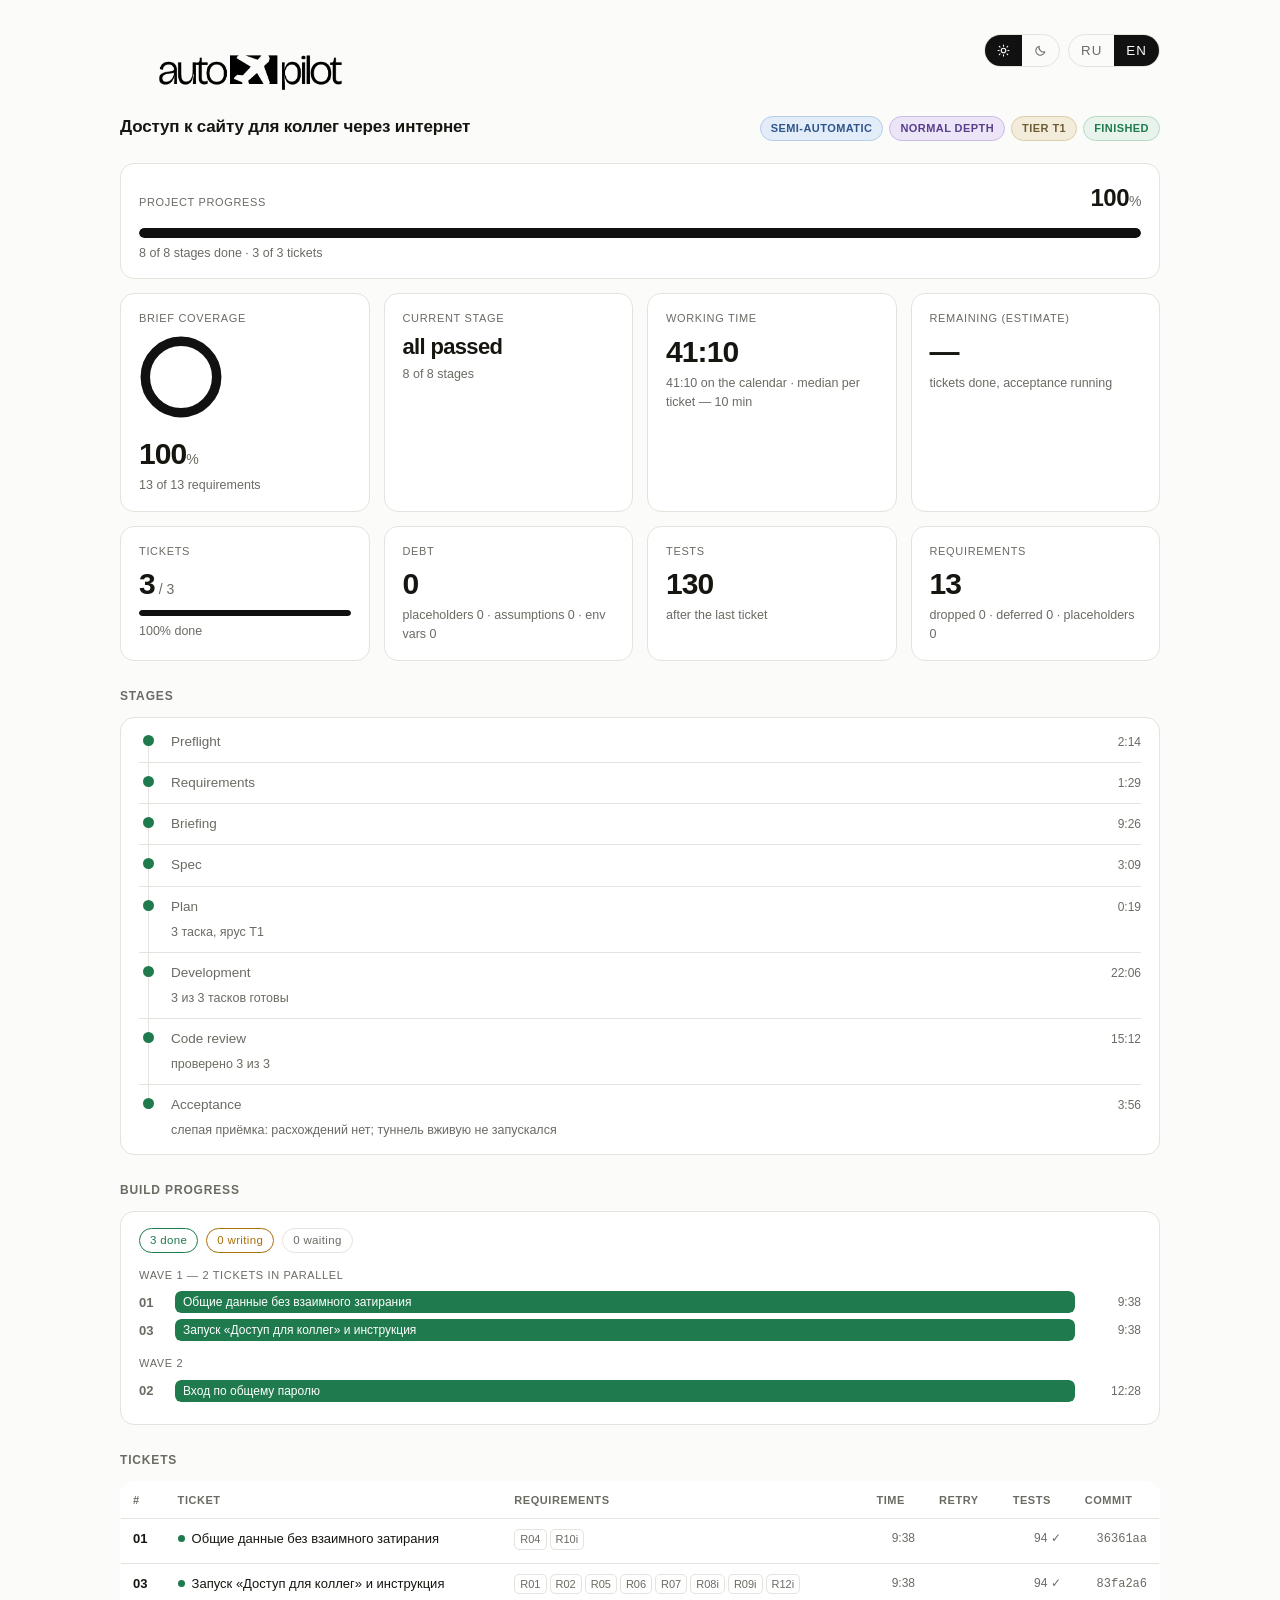
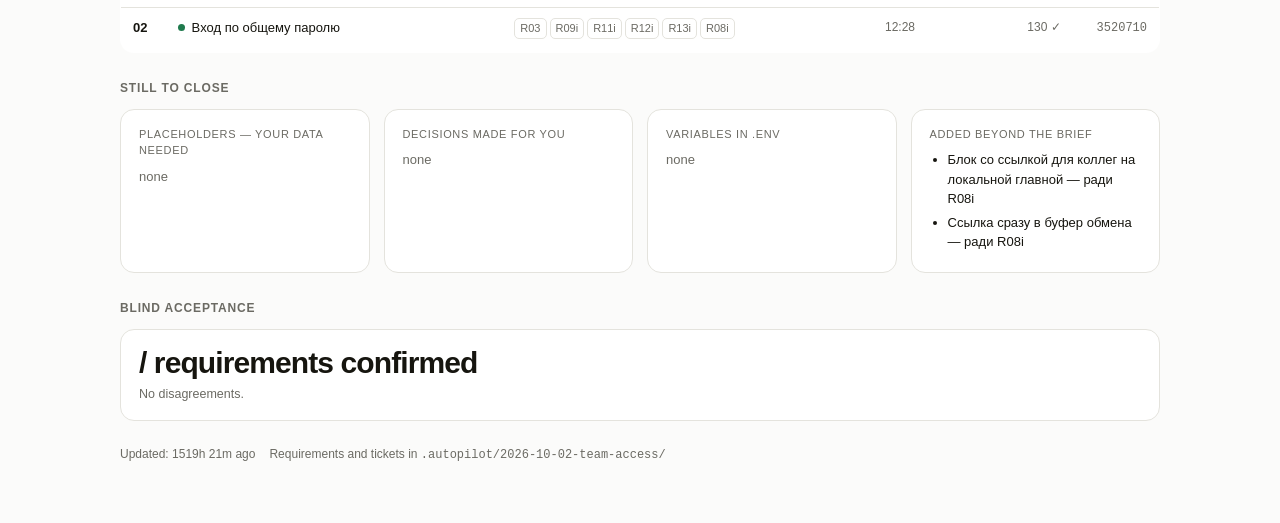
<file: .autopilot/dashboard.html>
<!doctype html>
<html lang="ru">
<head>
<meta charset="utf-8">
<meta name="viewport" content="width=device-width, initial-scale=1">
<title>autopilot</title>
<style>
  :root, :root[data-theme="light"]{
    --bg:#fbfbfa; --panel:#fff; --ink:#16150f; --dim:#6b6a63; --line:#e4e3dd;
    --accent:#111; --ok:#1f7a4d; --warn:#a8700a; --bad:#b3352b; --ghost:#eeede8; --info:#2f6690;
    --fix:#6f4a9e;
    --radius:14px; --logo-light:block; --logo-dark:none; --glow:rgba(168,112,10,.38);
  }
  @media (prefers-color-scheme:dark){
    :root:not([data-theme]){
      --bg:#141412; --panel:#1c1c19; --ink:#f2f1ea; --dim:#918f86; --line:#2e2e29;
      --accent:#f2f1ea; --ok:#4bbd84; --warn:#d9a341; --bad:#e0685c; --ghost:#262622; --info:#7aa8d4;
      --fix:#b18ad9;
      --glow:rgba(217,163,65,.45);
      --logo-light:none; --logo-dark:block;
    }
  }
  :root[data-theme="dark"]{
    --bg:#141412; --panel:#1c1c19; --ink:#f2f1ea; --dim:#918f86; --line:#2e2e29;
    --accent:#f2f1ea; --ok:#4bbd84; --warn:#d9a341; --bad:#e0685c; --ghost:#262622; --info:#7aa8d4;
    --fix:#b18ad9;
    --logo-light:none; --logo-dark:block;
  }
  *{box-sizing:border-box}
  body{margin:0;background:var(--bg);color:var(--ink);
    font:15px/1.5 ui-sans-serif,-apple-system,"Segoe UI",Roboto,"Helvetica Neue",sans-serif;
    -webkit-font-smoothing:antialiased;padding:34px 20px 60px}
  .wrap{max-width:1040px;margin:0 auto;min-width:0}
  /* wrap на .top: в узкой панели переключатели уходят на вторую строку, а не за край */
  .top{display:flex;align-items:flex-start;gap:16px;margin-bottom:8px;flex-wrap:wrap}
  .logo{height:clamp(44px,7vw,72px);width:auto;max-width:64vw}
  .logo.l{display:var(--logo-light)} .logo.d{display:var(--logo-dark)}
  .segs{margin-left:auto;display:flex;gap:8px;flex:0 0 auto}
  .seg{display:flex;border:1px solid var(--line);border-radius:999px;overflow:hidden}
  .seg button{appearance:none;border:0;background:transparent;color:var(--dim);cursor:pointer;
    font:600 11px/1 inherit;letter-spacing:.08em;padding:8px 12px;display:flex;align-items:center}
  .seg button:hover{color:var(--ink)}
  .seg button[aria-pressed="true"]{background:var(--accent);color:var(--bg)}
  .seg svg{width:13px;height:13px;display:block}
  header{display:flex;flex-wrap:wrap;gap:12px;align-items:baseline;margin-bottom:22px}
  h1{font-size:17px;font-weight:600;margin:0;letter-spacing:-.01em}
  .badges{margin-left:auto;display:flex;gap:6px;flex-wrap:wrap}
  .badge{font-size:11px;letter-spacing:.04em;text-transform:uppercase;font-weight:600;
    border:1px solid var(--bd,var(--line));border-radius:999px;padding:3px 10px;
    color:var(--fg,var(--dim));background:var(--bbg,transparent)}
  /* режим — синяя семья, насыщенность растёт с автономией */
  .b-mode-1{--bbg:#eff4fb;--bd:#cfdcef;--fg:#4a6d9e}
  .b-mode-2{--bbg:#e9f0fa;--bd:#c3d4eb;--fg:#3d6293}
  .b-mode-3{--bbg:#e3ecf9;--bd:#b6cce8;--fg:#2f5688}
  .b-mode-4{--bbg:#d6e3f6;--bd:#9dbbe0;--fg:#1f4374}
  /* глубина — фиолетовая семья */
  .b-depth-1{--bbg:#f4f0fa;--bd:#ddd2ee;--fg:#6b559b}
  .b-depth-2{--bbg:#ece5f7;--bd:#cbbbe6;--fg:#573f8b}
  .b-depth-3{--bbg:#e2d8f3;--bd:#b8a3dd;--fg:#452f78}
  /* ярус — охра, насыщенность растёт с объёмом работы */
  .b-tier-0{--bbg:#f7f3e8;--bd:#e5dbc3;--fg:#7d6b45}
  .b-tier-1{--bbg:#f3ecdb;--bd:#dbcda9;--fg:#6e5c34}
  .b-tier-2{--bbg:#eee4cb;--bd:#cfbc8d;--fg:#5f4d26}
  .b-tier-3{--bbg:#e8dbb9;--bd:#c2ab72;--fg:#50401b}
  .b-done{--bbg:#e8f3ec;--bd:#b6d9c4;--fg:#1f7a4d}
  @media (prefers-color-scheme:dark){
    :root:not([data-theme]) .b-mode-1{--bbg:#1a2333;--bd:#2a3a52;--fg:#9cbbe6}
    :root:not([data-theme]) .b-mode-2{--bbg:#1b263a;--bd:#2e405e;--fg:#a5c3ec}
    :root:not([data-theme]) .b-mode-3{--bbg:#1c2942;--bd:#31466a;--fg:#aecbf2}
    :root:not([data-theme]) .b-mode-4{--bbg:#1f2f4f;--bd:#3a5482;--fg:#c0d8fb}
    :root:not([data-theme]) .b-depth-1{--bbg:#221d32;--bd:#372e4f;--fg:#b8a6e0}
    :root:not([data-theme]) .b-depth-2{--bbg:#26203b;--bd:#40345c;--fg:#c5b3ec}
    :root:not([data-theme]) .b-depth-3{--bbg:#2b2346;--bd:#4b3b6c;--fg:#d3c2f7}
    :root:not([data-theme]) .b-tier-0{--bbg:#26221a;--bd:#3b3527;--fg:#cbb98d}
    :root:not([data-theme]) .b-tier-1{--bbg:#2a2519;--bd:#443b26;--fg:#d6c393}
    :root:not([data-theme]) .b-tier-2{--bbg:#2f2917;--bd:#4e4227;--fg:#e2cd97}
    :root:not([data-theme]) .b-tier-3{--bbg:#352d16;--bd:#58492a;--fg:#edd79c}
    :root:not([data-theme]) .b-done{--bbg:#16281f;--bd:#26432f;--fg:#4bbd84}
  }
  :root[data-theme="dark"] .b-mode-1{--bbg:#1a2333;--bd:#2a3a52;--fg:#9cbbe6}
  :root[data-theme="dark"] .b-mode-2{--bbg:#1b263a;--bd:#2e405e;--fg:#a5c3ec}
  :root[data-theme="dark"] .b-mode-3{--bbg:#1c2942;--bd:#31466a;--fg:#aecbf2}
  :root[data-theme="dark"] .b-mode-4{--bbg:#1f2f4f;--bd:#3a5482;--fg:#c0d8fb}
  :root[data-theme="dark"] .b-depth-1{--bbg:#221d32;--bd:#372e4f;--fg:#b8a6e0}
  :root[data-theme="dark"] .b-depth-2{--bbg:#26203b;--bd:#40345c;--fg:#c5b3ec}
  :root[data-theme="dark"] .b-depth-3{--bbg:#2b2346;--bd:#4b3b6c;--fg:#d3c2f7}
  :root[data-theme="dark"] .b-tier-0{--bbg:#26221a;--bd:#3b3527;--fg:#cbb98d}
  :root[data-theme="dark"] .b-tier-1{--bbg:#2a2519;--bd:#443b26;--fg:#d6c393}
  :root[data-theme="dark"] .b-tier-2{--bbg:#2f2917;--bd:#4e4227;--fg:#e2cd97}
  :root[data-theme="dark"] .b-tier-3{--bbg:#352d16;--bd:#58492a;--fg:#edd79c}
  :root[data-theme="dark"] .b-done{--bbg:#16281f;--bd:#26432f;--fg:#4bbd84}
  /* minmax(min(Npx,100%)): в колонке уже 200px карточка сжимается, а не вылезает за край */
  .grid{display:grid;gap:14px;grid-template-columns:repeat(auto-fit,minmax(min(200px,100%),1fr));margin-bottom:14px}
  /* ряды показателей: четыре карточки в строку держатся дольше, чем списки долга */
  .grid.m{grid-template-columns:repeat(auto-fit,minmax(min(168px,100%),1fr))}
  .card{background:var(--panel);border:1px solid var(--line);border-radius:var(--radius);padding:16px 18px;min-width:0}
  .k{font-size:11px;letter-spacing:.06em;text-transform:uppercase;color:var(--dim);margin-bottom:8px}
  /* длинное значение («1 ч 05 мин … 2 ч 10 мин», «Спецификация») переносится, а не режется */
  .v{font-size:30px;font-weight:650;letter-spacing:-.03em;line-height:1.1;font-variant-numeric:tabular-nums;
    overflow-wrap:anywhere}
  .v.stage{font-size:clamp(17px,4.4vw,22px)}
  .v small{font-size:14px;font-weight:500;color:var(--dim);letter-spacing:0}
  .sub{font-size:12.5px;color:var(--dim);margin-top:6px;overflow-wrap:anywhere}
  .hero{display:flex;gap:18px;align-items:center;flex-wrap:wrap}
  .hero>div{min-width:0}
  .ring{flex:0 0 84px}
  .bar{height:6px;background:var(--ghost);border-radius:99px;overflow:hidden;margin-top:10px}
  .bar i{display:block;height:100%;background:var(--accent);border-radius:99px;transition:width .3s ease}
  .bar.lg{height:10px;margin-top:12px}
  /* общий прогресс: этапы по весам, внутри разработки — доля готовых тасков */
  .overall{background:var(--panel);border:1px solid var(--line);border-radius:var(--radius);
    padding:16px 18px;margin-bottom:14px}
  .overall-head{display:flex;justify-content:space-between;align-items:baseline;gap:10px;
    font-size:11px;letter-spacing:.06em;text-transform:uppercase;color:var(--dim)}
  .overall-head b{font-size:24px;font-weight:650;letter-spacing:-.02em;text-transform:none;
    color:var(--ink);font-variant-numeric:tabular-nums}
  .overall-head b small{font-size:14px;font-weight:500;color:var(--dim)}
  h2{font-size:12px;letter-spacing:.07em;text-transform:uppercase;color:var(--dim);
    margin:26px 0 12px;font-weight:600}
  .tl{background:var(--panel);border:1px solid var(--line);border-radius:var(--radius);padding:16px 18px;min-width:0}
  /* сводка по таскам — ответ на «где разработка» до того, как всматриваешься в полосы */
  .tlsum{display:flex;gap:8px;flex-wrap:wrap;margin-bottom:12px}
  .chip{font-size:11.5px;letter-spacing:.03em;border:1px solid var(--line);border-radius:999px;
    padding:3px 10px;color:var(--dim);font-variant-numeric:tabular-nums}
  .chip.ok{border-color:var(--ok);color:var(--ok)}
  .chip.run{border-color:var(--warn);color:var(--warn)}
  .chip.info{border-color:var(--info);color:var(--info)}
  .chip.bad{border-color:var(--bad);color:var(--bad)}
  .chip.fix{border-color:var(--fix);color:var(--fix)}
  /* фаза таска прямо на плашке: «ревью» и «ремонт» — состояния, которых до
     этого не существовало, и по одному цвету их не различить */
  .fill .nm{overflow:hidden;text-overflow:ellipsis;min-width:0}
  .fill .ph{margin-left:8px;font-size:10.5px;letter-spacing:.05em;text-transform:uppercase;
    opacity:.85;border:1px solid rgba(255,255,255,.5);border-radius:999px;padding:1px 6px;flex:none}
  .tlnow{font-size:13px;margin:-4px 0 12px;overflow-wrap:anywhere}
  .tlnow .lbl{color:var(--dim)}
  .tlnow b{font-weight:650;font-variant-numeric:tabular-nums}
  .tlnow .nowclock{color:var(--warn);font-variant-numeric:tabular-nums}
  .wave{font-size:11px;letter-spacing:.06em;text-transform:uppercase;color:var(--dim);margin:14px 0 8px}
  .wave:first-child{margin-top:0}
  /* minmax(0,1fr), а не 1fr: у 1fr пол — min-content, и длинное имя таска раздвигает сетку шире экрана */
  .row{display:grid;grid-template-columns:26px minmax(0,1fr) 56px;gap:10px;align-items:center;margin-bottom:6px;font-size:13px}
  .row b{font-weight:600;font-variant-numeric:tabular-nums;color:var(--dim)}
  .row.now b{color:var(--ink)}
  .track{background:var(--ghost);border-radius:6px;height:22px;position:relative;overflow:hidden;min-width:0}
  .fill{position:absolute;inset:0 auto 0 0;border-radius:6px;display:flex;align-items:center;
    padding:0 8px;white-space:nowrap;font-size:12px;color:#fff;overflow:hidden}
  /* ждущий таск — пустой контур, а не залитая дорожка: плашка теперь во всю
     ширину, и без этого «ждёт» выглядело бы как ещё одно состояние заливки */
  .row.wait .track{background:transparent;border:1px dashed var(--line)}
  .fill.pend{background:transparent;border:0;color:var(--dim)}
  /* «в работе» должно читаться как живое, а не как исчезающее: раньше плашка
     гасла до opacity .3 вместе с названием таска. Теперь дышит свечение вокруг
     дорожки и яркость плашки, текст остаётся читаемым всё время. */
  .row.now .track{animation:trackGlow 1.9s ease-in-out infinite}
  /* блик бежит по плашке идущего таска — движение без ложного процента */
  .fill.active::after{content:'';position:absolute;inset:0;
    background:linear-gradient(90deg,transparent 0,rgba(255,255,255,.30) 50%,transparent 100%);
    transform:translateX(-100%);animation:sheen 1.9s ease-in-out infinite}
  .mins{text-align:right;font-variant-numeric:tabular-nums;color:var(--dim);font-size:12px}
  /* этапы — вертикальная лента с рельсом */
  .stages{background:var(--panel);border:1px solid var(--line);border-radius:var(--radius);padding:4px 18px;min-width:0}
  .st{display:grid;grid-template-columns:20px minmax(0,1fr) auto;gap:12px;align-items:start;
    padding:10px 0;border-bottom:1px solid var(--line)}
  .st:last-child{border-bottom:0}
  .st .rail{position:relative;align-self:stretch;min-height:18px}
  .st .rail::before{content:"";position:absolute;left:9px;top:-10px;bottom:-10px;width:1px;background:var(--line)}
  .st:first-child .rail::before{top:9px}
  .st:last-child .rail::before{bottom:calc(100% - 9px)}
  .st .rail i{position:absolute;left:4px;top:3px;width:11px;height:11px;border-radius:99px;
    box-sizing:border-box;border:2px solid var(--line);background:var(--panel)}
  .st.done .rail i{background:var(--ok);border-color:var(--ok)}
  .st.active .rail i{background:var(--warn);border-color:var(--warn);animation:pulse 1.6s ease-in-out infinite}
  .st.failed .rail i{background:var(--bad);border-color:var(--bad)}
  .st.skipped .rail i{border-style:dashed;background:var(--panel)}
  .st>div{min-width:0}
  .st .nm{font-size:13.5px;overflow-wrap:anywhere}
  .st.active .nm{font-weight:650}
  .st.done .nm,.st.skipped .nm{color:var(--dim)}
  .st .mins{padding-top:1px}
  @keyframes trackGlow{
    0%,100%{box-shadow:0 0 0 0 var(--glow)}
    50%{box-shadow:0 0 0 4px transparent}
  }
  @keyframes sheen{to{transform:translateX(100%)}}
  /* у кого выключена анимация в системе — просто статичная подсветка */
  @media (prefers-reduced-motion:reduce){
    .row.now .track{animation:none;box-shadow:0 0 0 3px var(--glow)}
    .fill.active::after{animation:none;background:none}
  }
  .note{background:var(--panel);border:1px solid var(--line);border-radius:var(--radius);
    padding:14px 18px;font-size:13px;color:var(--dim)}
  .note b{color:var(--ink);font-weight:600}
  .stale{color:var(--warn)}
  /* Часы, остановленные простоем: цифры гаснут, чтобы стоящий таймер не читался как поломка. */
  .paused{opacity:.5}
  table{width:100%;border-collapse:collapse;font-size:13px;background:var(--panel);
    border:1px solid var(--line);border-radius:var(--radius);overflow:hidden}
  th{text-align:left;font-size:11px;letter-spacing:.05em;text-transform:uppercase;color:var(--dim);
    font-weight:600;padding:10px 12px;border-bottom:1px solid var(--line)}
  td{padding:10px 12px;border-bottom:1px solid var(--line);vertical-align:top}
  tr:last-child td{border-bottom:0}
  .dot{display:inline-block;width:7px;height:7px;border-radius:99px;margin-right:7px;vertical-align:1px}
  .tag{display:inline-block;font-size:11px;border:1px solid var(--line);border-radius:5px;
    padding:1px 5px;margin:0 3px 3px 0;color:var(--dim);font-variant-numeric:tabular-nums}
  ul.debt{margin:0;padding-left:18px}
  ul.debt li{margin-bottom:4px;font-size:13px}
  .empty{color:var(--dim);font-size:13px}
  footer{margin-top:24px;font-size:12px;color:var(--dim);display:flex;gap:14px;flex-wrap:wrap}
  footer code{overflow-wrap:anywhere}
  .scroll{overflow-x:auto}
  /* таблица тасков скроллится внутри своей рамки, а не сминает семь колонок в кашу */
  .scroll table{min-width:560px}
  /* узкая раскладка: встроенная панель IDE, боковая колонка, телефон */
  @media (max-width:460px){
    body{padding:20px 12px 44px}
    .top{gap:10px}
    header{gap:8px;margin-bottom:16px}
    h1{font-size:15px}
    h2{margin:20px 0 10px}
    .card,.overall,.tl,.note{padding:13px 14px}
    .stages{padding:2px 14px}
    .v{font-size:25px}
    .overall-head b{font-size:21px}
    .ring{flex:0 0 68px;width:68px;height:68px}
    .hero{gap:12px}
    .row{grid-template-columns:24px 1fr 48px;gap:8px}
    .st{grid-template-columns:18px 1fr auto;gap:9px}
    .badges{margin-left:0}
    .segs{margin-left:0}
    /* семь колонок в узкую панель не влезают ни при каком min-width, поэтому здесь
       таблица перестаёт требовать ширину, а второстепенные колонки уходят:
       требования, повторы и коммит есть в файлах, а «что и сколько идёт» — нет */
    .scroll table{min-width:0}
    th:nth-child(3),td:nth-child(3),
    th:nth-child(5),td:nth-child(5),
    th:nth-child(7),td:nth-child(7){display:none}
    /* переносится только название таска: заголовки и числа рвать по буквам нельзя */
    th,td{padding:9px 8px;white-space:nowrap}
    td:nth-child(2){white-space:normal;overflow-wrap:anywhere}
  }
</style>
</head>
<body>
<div class="wrap" id="app"></div>

<!-- Состояние приходит двумя путями, и порядок этих двух тегов — весь смысл.
     Сначала снимок, вписанный внутрь страницы: он есть всегда, поэтому дашборд
     показывает данные, чем бы его ни открыли — двойным кликом, панелью через
     data:, с мёртвым сервером, через месяц после прогона. Потом файл рядом: он
     перекрывает снимок там, где у страницы есть адрес, и он же подгружается
     заново каждые десять секунд, чтобы часы шли без перезагрузки.
     Разойтись в противоположные стороны им нечем: файл пишется на каждой
     правке, снимок — на каждом вызове .autopilot/sync.py, и он же вписывает
     файл в страницу, так что снимок либо равен файлу, либо старше его.
     Между маркерами правит только sync.py; руками — никогда. -->
<script>/*STATE-BEGIN*/window.STATE={"slug": "team-access", "dir": "2026-10-02-team-access", "title": "Доступ к сайту для коллег через интернет", "mode": "semi", "depth": "normal", "polish": null, "tier": "T1", "briefFile": "2026-10-02-brief.md", "memoryFile": "CLAUDE.md", "skillDir": "C:/Users/P famly/.claude/skills/autopilot", "startedAt": "2026-10-02T16:30:55+03:00", "updatedAt": "2026-10-02T17:12:05+03:00", "finishedAt": "2026-10-02T17:12:05+03:00", "stages": [{"id": "preflight", "status": "done", "startedAt": "2026-10-02T16:30:55+03:00", "finishedAt": "2026-10-02T16:33:09+03:00"}, {"id": "manifest", "status": "done", "startedAt": "2026-10-02T16:31:40+03:00", "finishedAt": "2026-10-02T16:33:09+03:00"}, {"id": "briefing", "status": "done", "startedAt": "2026-10-02T16:33:09+03:00", "finishedAt": "2026-10-02T16:42:35+03:00"}, {"id": "spec", "status": "done", "startedAt": "2026-10-02T16:42:35+03:00", "finishedAt": "2026-10-02T16:45:44+03:00"}, {"id": "plan", "status": "done", "startedAt": "2026-10-02T16:45:44+03:00", "note": "3 таска, ярус T1", "finishedAt": "2026-10-02T16:46:03+03:00"}, {"id": "build", "status": "done", "startedAt": "2026-10-02T16:46:03+03:00", "note": "3 из 3 тасков готовы", "finishedAt": "2026-10-02T17:08:09+03:00"}, {"id": "review", "status": "done", "startedAt": "2026-10-02T16:52:57+03:00", "note": "проверено 3 из 3", "finishedAt": "2026-10-02T17:08:09+03:00"}, {"id": "final", "status": "done", "startedAt": "2026-10-02T17:08:09+03:00", "finishedAt": "2026-10-02T17:12:05+03:00", "note": "слепая приёмка: расхождений нет; туннель вживую не запускался"}], "requirements": {"total": 13, "done": 13, "inTicket": 0, "inSpec": 0, "placeholder": 0, "deferred": 0, "dropped": 0}, "tickets": [{"id": "01", "title": "Общие данные без взаимного затирания", "requirements": ["R04", "R10i"], "blockedBy": [], "wave": 1, "zone": ["app/server.py (данные)", "app/web/js/"], "status": "done", "retries": 0, "repairs": 0, "handoffs": 0, "startedAt": "2026-10-02T16:46:03+03:00", "finishedAt": "2026-10-02T16:55:41+03:00", "commit": "36361aa", "tests": {"passed": 94, "failed": 0}}, {"id": "03", "title": "Запуск «Доступ для коллег» и инструкция", "requirements": ["R01", "R02", "R05", "R06", "R07", "R08i", "R09i", "R12i"], "blockedBy": [], "wave": 1, "zone": ["app/team.py", "*.bat", "Доступ_для_коллег.md"], "status": "done", "retries": 0, "repairs": 0, "handoffs": 0, "startedAt": "2026-10-02T16:46:03+03:00", "finishedAt": "2026-10-02T16:55:41+03:00", "commit": "83fa2a6", "tests": {"passed": 94, "failed": 0}}, {"id": "02", "title": "Вход по общему паролю", "requirements": ["R03", "R09i", "R11i", "R12i", "R13i", "R08i"], "blockedBy": ["01"], "wave": 2, "zone": ["app/auth.py", "app/server.py (HTTP)", "app/web/"], "status": "done", "retries": 0, "repairs": 0, "handoffs": 0, "startedAt": "2026-10-02T16:55:41+03:00", "finishedAt": "2026-10-02T17:08:09+03:00", "commit": "3520710", "tests": {"passed": 130, "failed": 0}}], "singlePass": null, "tests": {"passed": 130, "failed": 0}, "debt": {"placeholders": [], "assumptions": [], "emptyEnv": []}, "additions": ["Блок со ссылкой для коллег на локальной главной — ради R08i", "Ссылка сразу в буфер обмена — ради R08i"], "coverage": {"found": 1, "fixed": 1, "deferred": 0}, "concerns": ["app/test_server.py:267 — тест повторяет скрытый протокол замка (допустимо: критерий называет data/.<name>.lock) — в отчёт", "app/auth.py:130 — повтор os.replace продублирован с server.py:264 — в отчёт", "app/web/login.html:41 — свой fetch в обход api.js — в отчёт", "app/tests/test_team.py — сквозной тест Ctrl+C не может покраснеть; TunnelCtrlCTest стоит на приватном _found.wait — в отчёт", "app/server.py _https/_client_ip — доверие заголовкам допустимо лишь потому, что сервер слушает только loopback; не записано у кода — в отчёт", "выход стирает только cookie: украденный вход живёт до 30 дней или до смены пароля — в заметке не сказано «потерял устройство → смени пароль» — в отчёт", "server.py: HEAD /login и /css открыты сверх §6; локальный POST теперь 404 вместо 501; auth: допуск 300 с на токен «из будущего» — в отчёт"], "reviewers": {"manifestSpec": "rev-ms", "craft": "rev-craft"}, "blind": {"agreed": 13, "drift": 0, "notes": ["туннель Cloudflare, скачивание cloudflared, буфер обмена и окно Windows проверены только кодом и тестами — запуск с выходом в интернет оставлен владельцу"]}};/*STATE-END*/</script>
<script src="state.js"></script>

<script>
const MODE_CLS  = {manual:'b-mode-1', interview:'b-mode-2', semi:'b-mode-3', full:'b-mode-4'};
const DEPTH_CLS = {strict:'b-depth-1', normal:'b-depth-2', deep:'b-depth-3'};
const TIER_CLS  = {T0:'b-tier-0', T1:'b-tier-1', T2:'b-tier-2', T3:'b-tier-3'};

// Полный цикл сборки. state.js может прислать меньше — недостающие показываем как pending.
const STAGE_IDS = ['preflight','manifest','briefing','spec','plan','build','review','final'];

const POLL_MS = 10000;

const SUN  = '<svg viewBox="0 0 24 24" fill="none" stroke="currentColor" stroke-width="2" stroke-linecap="round"><circle cx="12" cy="12" r="4.2"/><path d="M12 2v2M12 20v2M4.2 4.2l1.4 1.4M18.4 18.4l1.4 1.4M2 12h2M20 12h2M4.2 19.8l1.4-1.4M18.4 5.6l1.4-1.4"/></svg>';
const MOON = '<svg viewBox="0 0 24 24" fill="none" stroke="currentColor" stroke-width="2" stroke-linecap="round" stroke-linejoin="round"><path d="M20 14.5A8.5 8.5 0 0 1 9.5 4a8.5 8.5 0 1 0 10.5 10.5z"/></svg>';
const SYNC = '<svg viewBox="0 0 24 24" fill="none" stroke="currentColor" stroke-width="2" stroke-linecap="round" stroke-linejoin="round"><path d="M21 12a9 9 0 1 1-2.64-6.36"/><path d="M21 3v6h-6"/></svg>';

const systemDark = () => {
  try { return matchMedia('(prefers-color-scheme: dark)').matches; } catch(e) { return false; }
};
const storedTheme = () => {
  try { return localStorage.getItem('autopilot-theme'); } catch(e) { return null; }
};
// Явный выбор пользователя перевешивает системную тему; до первого клика — системная.
function effectiveTheme(){
  return storedTheme() || (systemDark() ? 'dark' : 'light');
}
function applyTheme(t){
  if (t) document.documentElement.setAttribute('data-theme', t);
  else document.documentElement.removeAttribute('data-theme');
}

const LOGO_LIGHT = "[data-uri]";
const LOGO_DARK  = "[data-uri]";

const plural = (n, one, few, many) => {
  const a = Math.abs(n) % 10, b = Math.abs(n) % 100;
  if (a === 1 && b !== 11) return one;
  if (a >= 2 && a <= 4 && (b < 12 || b > 14)) return few;
  return many;
};

const I18N = {
  ru:{lang:"ru",coverage:"Покрытие брифа",ofReq:(a,b)=>`${a} из ${b} требований`,
    overall:"Прогресс проекта",overallStages:(a,b)=>`${a} из ${b} этапов пройдено`,
    overallTickets:(a,b)=>`${a} из ${b} тасков`,
    tickets:"Таски",ticketsDone:p=>`${p}% готово`,retries:n=>` · ${n} повтор.`,
    elapsed:"В работе",median:m=>`медиана на таск — ${m} мин`,tooEarly:"рано считать",
    calendar:c=>`календарных ${c}`,paused:"пауза — часы стоят",
    left:"Осталось (оценка)",needTwo:"нужно 2+ готовых таска",
    critpath:n=>`критический путь: ${n} ${plural(n,'таск','таска','тасков')} в цепочке`,
    stagesTitle:"Этапы",stage:"Этап сейчас",stageOf:(a,b)=>`${a} из ${b} этапов`,
    stages:{preflight:"Подготовка",manifest:"Требования",briefing:"Брифинг",spec:"Спецификация",
      plan:"План",build:"Разработка",review:"Код-ревью",final:"Приёмка"},
    skipped:"пропущен",notStarted:"не начат",allDone:"всё пройдено",
    noTicketsTier:"без разбивки",notCut:"таски ещё не нарезаны",
    t0note:(n)=>`Ярус T0 — собрано за один заход, без разбивки на таски.${n?' '+n:''}`,
    t0files:n=>`Файлов: ${n}.`,noEta:"ярус T0 — оценка не нужна",wrapUp:"таски готовы, идёт приёмка",
    auto:"Автообновление",autoOn:"Автообновление включено",autoOff:"Автообновление выключено",
    agoSec:s=>`${s} сек назад`,agoMin:m=>`${m} мин назад`,agoHr:(h,m)=>`${h} ч ${m} мин назад`,
    debt:"Долг",debtSub:(a,b,c)=>`заглушки ${a} · допущения ${b} · переменные ${c}`,
    tests:"Тесты",testsSub:"после последнего таска",testsSubOne:"последний полный прогон",failed:n=>`${n} упало`,
    buildTook:d=>`разработка заняла ${d}`,
    reqs:"Требования",reqsSub:(d,f,p)=>`снято ${d} · отложено ${f} · заглушки ${p}`,
    progress:"Ход сборки",
    wave:(n,c)=>c>1?`Волна ${n} — ${c} ${plural(c,'таск','таска','тасков')} параллельно`:`Волна ${n}`,
    chipDone:n=>`готово ${n}`,chipRun:n=>`пишутся ${n}`,chipWait:n=>`ждут ${n}`,chipFailed:n=>`упало ${n}`,
    chipReview:n=>`на ревью ${n}`,chipRepair:n=>`в ремонте ${n}`,
    phase:{'in-progress':"пишется",review:"ревью",repair:"ремонт"},
    nowLbl:"Сейчас:",nowIdle:"Ни один таск не запущен.",
    noTickets:"Тасков пока нет — идёт подготовка.",
    tblTickets:"Таски",thN:"#",thTitle:"Таск",thReq:"Требования",thTime:"Время",thRetry:"Повт.",
    thTests:"Тесты",thCommit:"Коммит",tblEmpty:"пока пусто",
    toClose:"Что осталось закрыть",placeholders:"Заглушки — нужны твои данные",
    assumptions:"Решения, принятые за тебя",envVars:"Переменные в .env",
    additions:"Добавлено сверх заказанного",none:"пусто",
    blind:"Слепая приёмка",blindOk:"Расхождений нет.",blindBad:"Расхождения:",
    blindV:(m,c)=>`${m} / ${c} требований подтверждено`,
    updated:"Обновлено",filesIn:"Требования и таски — в",
    modes:{full:"полный автомат",semi:"полуавтомат",interview:"интервью",manual:"ручной"},
    depths:{strict:"строго по брифу",normal:"обычная глубина",deep:"максимальная глубина"},
    tier:t=>`ярус ${t}`,finished:"завершено",min:"мин",hr:"ч",m:"м",
    langLabel:"Язык",themeLabel:"Тема",themeLight:"Светлая тема",themeDark:"Тёмная тема"},
  en:{lang:"en",coverage:"Brief coverage",ofReq:(a,b)=>`${a} of ${b} requirements`,
    overall:"Project progress",overallStages:(a,b)=>`${a} of ${b} stages done`,
    overallTickets:(a,b)=>`${a} of ${b} tickets`,
    tickets:"Tickets",ticketsDone:p=>`${p}% done`,retries:n=>` · ${n} retries`,
    elapsed:"Working time",median:m=>`median per ticket — ${m} min`,tooEarly:"too early to tell",
    calendar:c=>`${c} on the calendar`,paused:"paused — the clock is stopped",
    left:"Remaining (estimate)",critpath:n=>`critical path: ${n} tickets deep`,needTwo:"needs 2+ finished tickets",
    stagesTitle:"Stages",stage:"Current stage",stageOf:(a,b)=>`${a} of ${b} stages`,
    stages:{preflight:"Preflight",manifest:"Requirements",briefing:"Briefing",spec:"Spec",
      plan:"Plan",build:"Development",review:"Code review",final:"Acceptance"},
    skipped:"skipped",notStarted:"not started",allDone:"all passed",
    noTicketsTier:"no split",notCut:"tickets not cut yet",
    t0note:(n)=>`Tier T0 — built in a single pass, no tickets.${n?' '+n:''}`,
    t0files:n=>`Files: ${n}.`,noEta:"tier T0 — no estimate needed",wrapUp:"tickets done, acceptance running",
    auto:"Auto-refresh",autoOn:"Auto-refresh on",autoOff:"Auto-refresh off",
    agoSec:s=>`${s}s ago`,agoMin:m=>`${m} min ago`,agoHr:(h,m)=>`${h}h ${m}m ago`,
    debt:"Debt",debtSub:(a,b,c)=>`placeholders ${a} · assumptions ${b} · env vars ${c}`,
    tests:"Tests",testsSub:"after the last ticket",testsSubOne:"last full run",failed:n=>`${n} failed`,
    buildTook:d=>`development took ${d}`,
    reqs:"Requirements",reqsSub:(d,f,p)=>`dropped ${d} · deferred ${f} · placeholders ${p}`,
    progress:"Build progress",
    wave:(n,c)=>c>1?`Wave ${n} — ${c} tickets in parallel`:`Wave ${n}`,
    chipDone:n=>`${n} done`,chipRun:n=>`${n} writing`,chipWait:n=>`${n} waiting`,chipFailed:n=>`${n} failed`,
    chipReview:n=>`${n} in review`,chipRepair:n=>`${n} in repair`,
    phase:{'in-progress':"writing",review:"review",repair:"repair"},
    nowLbl:"Now:",nowIdle:"No ticket is running.",
    noTickets:"No tickets yet — still preparing.",
    tblTickets:"Tickets",thN:"#",thTitle:"Ticket",thReq:"Requirements",thTime:"Time",thRetry:"Retry",
    thTests:"Tests",thCommit:"Commit",tblEmpty:"empty so far",
    toClose:"Still to close",placeholders:"Placeholders — your data needed",
    assumptions:"Decisions made for you",envVars:"Variables in .env",
    additions:"Added beyond the brief",none:"none",
    blind:"Blind acceptance",blindOk:"No disagreements.",blindBad:"Disagreements:",
    blindV:(m,c)=>`${m} / ${c} requirements confirmed`,
    updated:"Updated",filesIn:"Requirements and tickets in",
    modes:{full:"fully automatic",semi:"semi-automatic",interview:"interview",manual:"manual"},
    depths:{strict:"strictly as written",normal:"normal depth",deep:"maximum depth"},
    tier:t=>`tier ${t}`,finished:"finished",min:"min",hr:"h",m:"m",
    langLabel:"Language",themeLabel:"Theme",themeLight:"Light theme",themeDark:"Dark theme"}
};

let CUR = I18N.ru;                 // язык, на котором сейчас отрисовано — нужен тикающим таймерам
let autoOn = true;
try { autoOn = (localStorage.getItem('autopilot-auto') || 'on') !== 'off'; } catch(e) {}
let pollT = null;
let lastStamp = null;              // метка отрисованного состояния — против лишних перерисовок

// ——— живые таймеры ———————————————————————————————————————————————
// Всё время считается из меток state.js. Незакрытый интервал тикает от текущего момента.
const spanMs = (from, to) => {
  const a = from ? new Date(from).getTime() : NaN;
  if (isNaN(a)) return null;
  const b = to ? new Date(to).getTime() : Date.now();
  return Math.max(0, b - a);
};
// ——— активное время ——————————————————————————————————————————————
// Часы прогона показывают работу, а не календарь: ушёл человек на сутки — часы стоят.
// Никаких дополнительных записей для этого не нужно. state.js и так усеян метками —
// старт, стадии, таски, updatedAt, — и промежуток между соседними метками длиннее порога
// это простой, а не работа. Порог тот же, что у «молчания» ниже: сорок пять минут.
// Замерено на реальных прогонах 2026-08-19: между метками работа укладывается в час,
// а простои идут часами и сутками (444 минуты, 4207, 7814), так что грубая обрезка
// ошибается на единицы процентов и при этом не требует от агента ни одной новой правки.
const IDLE_CAP_MS = 2700000;
let MARKS = [];
// `updatedAt` — единственная скользящая метка: агент перезаписывает её, и прошлый пульс
// из файла пропадает. Поэтому страница запоминает каждое значение, которое видела: без
// этого счётчик прыгал назад на величину порога в тот момент, когда агент возвращался
// после простоя (проверено 2026-08-19). Хранится по прогону, переживает перезагрузку.
function rememberBeats(S){
  const key = 'autopilot-beats:' + (S.slug || '') + ':' + (S.startedAt || '');
  try {
    const seen = JSON.parse(localStorage.getItem(key) || '[]');
    if (S.updatedAt && seen.indexOf(S.updatedAt) === -1) {
      seen.push(S.updatedAt);
      localStorage.setItem(key, JSON.stringify(seen.slice(-600)));
    }
    return seen;
  } catch (e) { return []; }
}
function collectMarks(S){
  const out = [];
  const push = v => { const t = v ? new Date(v).getTime() : NaN; if (!isNaN(t)) out.push(t); };
  push(S.startedAt); push(S.updatedAt); push(S.finishedAt);
  (S.beats || []).forEach(push);                    // журнал пульса, если прогон его ведёт
  rememberBeats(S).forEach(push);                   // и то, что страница видела своими глазами
  (S.stages || []).forEach(x => { push(x.startedAt); push(x.finishedAt); });
  (S.tickets || []).forEach(x => { push(x.startedAt); push(x.finishedAt); });
  ((S.polish || {}).rounds || []).forEach(x => push(x.finishedAt));
  return Array.from(new Set(out)).sort((a, b) => a - b);
}
// Сумма промежутков между метками; каждый обрезан по порогу простоя.
function activeMs(from, to){
  const a = from ? new Date(from).getTime() : NaN;
  if (isNaN(a)) return null;
  const b = to ? new Date(to).getTime() : Date.now();
  if (b <= a) return 0;
  const pts = [a].concat(MARKS.filter(t => t > a && t < b), [b]);
  let s = 0;
  for (let i = 1; i < pts.length; i++) s += Math.min(pts[i] - pts[i-1], IDLE_CAP_MS);
  return s;
}
// Стоят ли часы прямо сейчас — то есть тянется ли простой дольше порога.
function idleNow(){
  const S = window.STATE || {};
  if (!S || S.finishedAt) return false;
  const last = MARKS.length ? MARKS[MARKS.length - 1] : null;
  return last != null && Date.now() - last > IDLE_CAP_MS;
}
const fmtClock = ms => {
  if (ms == null) return '—';
  const s = Math.floor(ms/1000), h = Math.floor(s/3600), m = Math.floor((s%3600)/60), ss = s%60;
  const p = n => String(n).padStart(2,'0');
  return h ? `${h}:${p(m)}:${p(ss)}` : `${m}:${p(ss)}`;
};
// Открытый интервал получает data-live — его каждую секунду обновляет tick().
function timerHTML(from, to){
  const ms = activeMs(from, to);
  if (ms == null) return '—';
  return to ? `<span>${fmtClock(ms)}</span>`
            : `<span data-live data-from="${from}">${fmtClock(ms)}</span>`;
}
function agoText(iso){
  const ms = spanMs(iso, null);
  if (ms == null) return '—';
  const s = Math.floor(ms/1000);
  if (s < 60) return CUR.agoSec(s);
  const m = Math.floor(s/60);
  return m < 60 ? CUR.agoMin(m) : CUR.agoHr(Math.floor(m/60), m%60);
}
function tick(){
  const stopped = idleNow();
  document.querySelectorAll('[data-live][data-from]').forEach(el => {
    el.textContent = fmtClock(activeMs(el.dataset.from, null));
    el.classList.toggle('paused', stopped);          // часы стоят — видно, что это не поломка
  });
  document.querySelectorAll('[data-idle-note]').forEach(el => {
    el.hidden = !stopped;
  });
  document.querySelectorAll('[data-ago]').forEach(el => {
    el.textContent = agoText(el.dataset.ago);
    // Молчание — повод присмотреться, но только когда никто не работает.
    // Пока хотя бы один таск идёт, записей внутри него нет по устройству
    // процесса: оркестратор пишет на границах, а таск живёт десятки минут.
    // Порог тогда — не пять минут, а заметно дольше самого долгого таска.
    const S = window.STATE || {};
    const busy = (S.tickets || []).some(t =>
      t.status === 'in-progress' || t.status === 'review' || t.status === 'repair');
    el.classList.toggle('stale', !S.finishedAt
      && spanMs(el.dataset.ago, null) > (busy ? 2700000 : 300000));
  });
}

// ——— автообновление ——————————————————————————————————————————————
// Страница не перезагружается: она подтягивает state.js заново отдельным тегом.
// Так сделано потому, что встроенные панели (Claude Desktop, IDE-вьюверы) глушат
// навигацию — и location.reload(), и <meta http-equiv="refresh"> там молча ничего
// не делают, а вот загрузку подресурсов панель не трогает. Проверено измерением:
// reload и meta refresh не сработали ни разу, подгрузка тега — двенадцать раз из
// двенадцати. Побочная выгода — «обновить» больше не значит «потерять место на
// странице», выделение и позицию прокрутки перерисовка сохраняет.
// Но подресурсы живут только у страницы, у которой есть адрес. Панель Claude не
// открывает file:// как страницу — она вклеивает HTML в data:text/html, а оттуда
// origin равен null: state.js не грузится ни относительным путём, ни абсолютным
// file://, ни через fetch. Поэтому состояние вписано ещё и внутрь страницы: там,
// где адреса нет, дашборд показывает снимок и молчит про обновления вместо того
// чтобы показывать пустой экран. Живое обновление остаётся за http (панель через
// preview_start, обычный браузер) — phases/0-instruments.md.
// Видимость НЕ проверяем: те же панели держат document.hidden === true всё время,
// хотя пользователь смотрит именно туда.
const stampOf = S => (S.updatedAt || '') + '|' + (S.finishedAt || '') + '|' + (S.tickets || []).length;

function applyState(){
  const S = window.STATE;
  if (!S || typeof S !== 'object') return;
  // Перерисовываем только когда состояние действительно сдвинулось: молчаливая
  // перерисовка раз в десять секунд сбрасывала бы выделенный текст ни за что.
  const stamp = stampOf(S);
  if (stamp === lastStamp) return;
  lastStamp = stamp;
  const y = window.scrollY;
  // Упавший рендер не должен убивать страницу: сбрасываем штамп, чтобы следующий
  // круг опроса попробовал заново — иначе исправленный state.js уже не подберётся.
  try { render(CUR.lang); } catch (e) { lastStamp = ''; bootFail(String(e && e.message || e)); }
  window.scrollTo(0, y);
}

function pollState(){
  clearTimeout(pollT);
  if (!autoOn || (window.STATE && window.STATE.finishedAt)) return;
  pollT = setTimeout(() => {
    const s = document.createElement('script');
    // Метка времени в запросе — иначе file:// отдаст скрипт из кеша.
    s.src = 'state.js?t=' + Date.now();
    // Ошибка — обычное дело: файл могли поймать в момент записи. Старое состояние
    // остаётся на экране, следующий круг через десять секунд подберёт целое.
    const next = () => { s.remove(); applyState(); pollState(); };
    s.onload = next;
    s.onerror = next;
    document.head.appendChild(s);
  }, POLL_MS);
}

function render(lang){
  const L = I18N[lang] || I18N.ru;
  CUR = L;
  const S = STATE, T = S.tickets || [], R = S.requirements || {};
  MARKS = collectMarks(S);
  const esc = s => String(s == null ? '' : s).replace(/[&<>"]/g, c => ({'&':'&amp;','<':'&lt;','>':'&gt;','"':'&quot;'}[c]));
  // Таск живёт в трёх активных состояниях, а не в одном: пишется — проверяется —
  // чинится. Ревью и ремонт идут, пока летит следующий таск, поэтому «готово 2 из 8»
  // без них — самый частый вопрос к экрану: «а с третьим-то что».
  const ACTIVE = ['in-progress', 'review', 'repair'];
  const done = T.filter(t => t.status === 'done');
  const writing = T.filter(t => t.status === 'in-progress');
  const inReview = T.filter(t => t.status === 'review');
  const inRepair = T.filter(t => t.status === 'repair');
  const running = T.filter(t => ACTIVE.includes(t.status));
  const failedT = T.filter(t => t.status === 'failed');
  const waiting = T.length - done.length - running.length - failedT.length;
  const live = Math.max(0, (R.total || 0) - (R.dropped || 0));

  const mins = t => (t.startedAt && t.finishedAt)
    ? Math.max(1, Math.round(activeMs(t.startedAt, t.finishedAt) / 60000)) : null;
  const durations = done.map(mins).filter(Boolean).sort((a,b) => a-b);
  const median = durations.length ? durations[Math.floor(durations.length/2)] : null;
  const fmtDur = m => m == null ? '—'
    : m < 60 ? m + ' ' + L.min : Math.floor(m/60) + ' ' + L.hr + ' ' + String(m%60).padStart(2,'0') + ' ' + L.min;

  const byId = Object.fromEntries(T.map(t => [t.id, t]));
  const memo = {};
  function depth(id, seen){
    const t = byId[id];
    if (!t || t.status === 'done') return 0;
    if (memo[id] != null) return memo[id];
    if (seen.has(id)) return 1;
    seen.add(id);
    const d = 1 + Math.max(0, ...(t.blockedBy || []).map(b => depth(b, seen)));
    seen.delete(id);
    return memo[id] = d;
  }
  const cp = Math.max(0, ...T.map(t => depth(t.id, new Set())));

  // Оценка считается в минутах по цепочке, а не «медиана × длина цепочки»: иначе
  // таск, который идёт двадцать седьмую минуту, стоит в оценке как не начатый,
  // и на последнем почти доделанном таске экран пишет «21 … 39 мин».
  const memoMin = {};
  const leftFor = t => {
    if (!t || t.status === 'done') return 0;
    const full = median || 10;
    // код написан — осталась проверка и, может быть, правка по находке
    if (t.status === 'review') return full * 0.2;
    if (t.status === 'repair') return full * 0.5;
    if (t.status === 'in-progress' && t.startedAt) {
      const elapsed = (activeMs(t.startedAt, null) || 0) / 60000;
      return Math.max(1, full - elapsed);          // уже идёт — осталось меньше
    }
    return full;
  };
  function chainMin(id, seen){
    const t = byId[id];
    if (!t || t.status === 'done') return 0;
    if (memoMin[id] != null) return memoMin[id];
    if (seen.has(id)) return leftFor(t);
    seen.add(id);
    const d = leftFor(t) + Math.max(0, ...(t.blockedBy || []).map(b => chainMin(b, seen)));
    seen.delete(id);
    return memoMin[id] = d;
  }
  const cpMin = Math.max(0, ...T.map(t => chainMin(t.id, new Set())));
  const eta = (median && cpMin > 0)
    ? [Math.max(1, Math.round(cpMin*0.75)), Math.max(2, Math.round(cpMin*1.4))] : null;

  // Этапы: канонический порядок, поверх него — то, что прислал state.js.
  const given = Array.isArray(S.stages) ? S.stages.filter(Boolean) : [];
  const stages = STAGE_IDS.map(id => given.find(s => s.id === id) || {id, status:'pending'})
    .concat(given.filter(s => !STAGE_IDS.includes(s.id)));
  const stName = s => L.stages[s.id] || s.id;
  const activeStage = stages.find(s => s.status === 'active');
  const curStage = activeStage || stages.find(s => s.status !== 'done' && s.status !== 'skipped');
  const stageNo = curStage ? stages.indexOf(curStage) + 1 : stages.length;
  const t0 = String(S.tier).toUpperCase() === 'T0';
  const buildStage = stages.find(s => s.id === 'build');
  const buildMs = buildStage && buildStage.startedAt && buildStage.finishedAt
    ? activeMs(buildStage.startedAt, buildStage.finishedAt) : null;

  // Прогресс проекта целиком. Веса — это доли времени, а не «этап = 1/8»: разработка идёт
  // часами, подготовка минуты. Внутри разработки шкала дробится по готовым таскам, поэтому
  // она ползёт с каждым таском, а не стоит на месте полдня и потом прыгает.
  const STAGE_WEIGHT = {preflight:1, manifest:1, briefing:1, spec:2, plan:1, build:6, review:2, final:1};
  const stageFrac = s => {
    if (s.status === 'done' || s.status === 'skipped') return 1;
    if (s.status !== 'active') return 0;                      // pending и failed — ноль
    if (s.id === 'build' && T.length) return Math.max(0.05, done.length / T.length);
    return 0.5;
  };
  const totalW = stages.reduce((a,s) => a + (STAGE_WEIGHT[s.id] ?? 1), 0);
  const overallPct = totalW
    ? Math.round(stages.reduce((a,s) => a + (STAGE_WEIGHT[s.id] ?? 1) * stageFrac(s), 0) / totalW * 100) : 0;
  const stagesDone = stages.filter(s => s.status === 'done' || s.status === 'skipped').length;

  const coverage = live ? Math.round((R.done||0)/live*100) : 0;
  // Таск на ревью уже написан. Считать его нулём — врать в меньшую сторону ровно
  // там, где до разделения статусов врали в большую, помечая код готовым до проверки.
  const ticketPct = T.length
    ? Math.round((done.length + 0.75*(inReview.length + inRepair.length))/T.length*100) : 0;
  const retries = T.reduce((s,t) => s + (t.retries||0), 0);
  const last = done[done.length-1];
  // Полный прогон, если он записан; иначе — тесты последнего захода: таска или T0-сборки.
  const tests = S.tests || (last && last.tests) || (S.singlePass && S.singlePass.tests) || null;
  const debtN = (S.debt?.placeholders?.length||0) + (S.debt?.assumptions?.length||0) + (S.debt?.emptyEnv?.length||0);

  const ring = pct => {
    const r = 34, c = 2*Math.PI*r;
    return `<svg class="ring" viewBox="0 0 80 80" width="84" height="84" aria-hidden="true">
      <circle cx="40" cy="40" r="${r}" fill="none" stroke="var(--ghost)" stroke-width="9"/>
      <circle cx="40" cy="40" r="${r}" fill="none" stroke="var(--accent)" stroke-width="9"
        stroke-linecap="round" stroke-dasharray="${c}" stroke-dashoffset="${c*(1-pct/100)}"
        transform="rotate(-90 40 40)"/></svg>`;
  };
  // Ремонт — не «ещё немного разработки»: таск уже написан, вернулся с ревью и
  // переписывается. Пока он делил цвет с in-progress, различала их только
  // подпись, и волна возвратов на экране читалась как обычная работа.
  const statusColor = s => s === 'done' ? 'var(--ok)' : s === 'failed' ? 'var(--bad)'
    : s === 'review' ? 'var(--info)' : s === 'repair' ? 'var(--fix)'
    : s === 'in-progress' ? 'var(--warn)' : 'var(--line)';

  const waves = [...new Set(T.map(t => t.wave ?? 1))].sort((a,b) => a-b);
  // Полоса показывает СОСТОЯНИЕ, а не долю. Раньше её ширина была длительностью
  // относительно самого долгого таска — и готовый таск на 19 из 28 минут выглядел
  // «сделанным на 68%». Горизонтальная заливка в списке задач читается как прогресс
  // всегда, поэтому: готов — целиком, идёт — целиком со светом и бликом, ждёт —
  // пустой пунктир. Длительность живёт цифрой справа, где её и читают.
  const timeline = T.length ? waves.map(w => {
    const inWave = T.filter(t => (t.wave ?? 1) === w)
      .sort((a,b) => String(a.id).localeCompare(String(b.id), undefined, {numeric:true}));
    const rows = inWave.map(t => {
      const active = ACTIVE.includes(t.status), pend = t.status === 'pending';
      // у не начатого таска часов нет: «0:00» читается как «идёт и стоит на месте»
      const clock = (t.startedAt && !pend) ? timerHTML(t.startedAt, t.finishedAt) : '—';
      // «пишется» — базовый случай и читается по цвету; подписываем то, чего
      // на этом экране раньше не было, иначе ремонт неотличим от разработки
      const ph = (t.status === 'review' || t.status === 'repair') ? (L.phase||{})[t.status] : '';
      return `<div class="row${active?' now':''}${pend?' wait':''}"><b>${esc(t.id)}</b>
        <div class="track"><div class="fill${pend?' pend':''}${active?' active':''}"
          style="width:100%${pend?'':';background:'+statusColor(t.status)}"><span class="nm">${
          esc(t.title)}</span>${ph ? `<em class="ph">${esc(ph)}</em>` : ''}</div></div>
        <div class="mins">${clock}</div></div>`;
    }).join('');
    return `<div class="wave">${L.wave(w, inWave.length)}</div>${rows}`;
  }).join('') : `<div class="empty">${L.noTickets}</div>`;

  // Ревью и ремонт показываем, только когда они есть: шесть чипов в ряд на пятитасковом
  // прогоне читаются хуже, чем четыре, а нули не несут ничего.
  const tlSum = T.length ? `<div class="tlsum">
      <span class="chip ok">${L.chipDone(done.length)}</span>
      <span class="chip run">${L.chipRun(writing.length)}</span>
      ${inReview.length ? `<span class="chip info">${L.chipReview(inReview.length)}</span>` : ''}
      ${inRepair.length ? `<span class="chip fix">${L.chipRepair(inRepair.length)}</span>` : ''}
      <span class="chip">${L.chipWait(Math.max(0, waiting))}</span>
      ${failedT.length ? `<span class="chip bad">${L.chipFailed(failedT.length)}</span>` : ''}
    </div>` : '';
  const tlNow = !T.length ? '' : running.length
    ? `<div class="tlnow"><span class="lbl">${L.nowLbl}</span> ` + running.map(t =>
        `<b>${esc(t.id)}</b> ${esc(t.title)} <span class="lbl">— ${
          esc((L.phase||{})[t.status] || '')}</span> <span class="nowclock" style="color:${
          statusColor(t.status)}">${
          t.startedAt ? timerHTML(t.startedAt, null) : '—'}</span>`).join(' · ') + '</div>'
    : (S.finishedAt || done.length === T.length ? '' : `<div class="tlnow lbl">${L.nowIdle}</div>`);

  // Лента этапов — она же ответ на «где мы сейчас», когда тасков нет вовсе.
  const stageRows = stages.map(s => {
    const dur = s.status === 'skipped' ? L.skipped
      : s.startedAt ? timerHTML(s.startedAt, s.finishedAt)
      : `<span class="empty">${L.notStarted}</span>`;
    return `<div class="st ${esc(s.status || 'pending')}">
      <div class="rail"><i></i></div>
      <div><div class="nm">${esc(stName(s))}</div>${s.note ? `<div class="sub">${esc(s.note)}</div>` : ''}</div>
      <div class="mins">${dur}</div></div>`;
  }).join('');

  const list = arr => arr && arr.length
    ? '<ul class="debt">' + arr.map(x => `<li>${esc(x)}</li>`).join('') + '</ul>'
    : `<div class="empty">${L.none}</div>`;

  const rows = T.map(t => `<tr>
    <td><b>${esc(t.id)}</b></td>
    <td><span class="dot" style="background:${statusColor(t.status)}"></span>${esc(t.title)}
      ${t.concerns?.length ? `<div class="sub">${esc(t.concerns.join('; '))}</div>` : ''}</td>
    <td>${(t.requirements||[]).map(r => `<span class="tag">${esc(r)}</span>`).join('') || '<span class="empty">—</span>'}</td>
    <td class="mins">${t.startedAt ? timerHTML(t.startedAt, t.finishedAt) : '—'}</td>
    <td class="mins">${t.retries ? t.retries : ''}${
      t.repairs ? `<span style="color:var(--fix)"> +${t.repairs}</span>` : ''}</td>
    <td class="mins">${t.tests ? (t.tests.failed ? `<span style="color:var(--bad)">${t.tests.failed} ✗</span>` : t.tests.passed + ' ✓') : '—'}</td>
    <td class="mins">${t.commit ? `<code>${esc(t.commit).slice(0,7)}</code>` : '—'}</td>
  </tr>`).join('');

  // Ярус T0: тасков нет по замыслу — вместо пустой таблицы показываем сам заход.
  const sp = S.singlePass || null;
  const t0block = `<div class="note"><b>${L.t0note(sp?.files?.length ? L.t0files(sp.files.length) : '')}</b>
    <div class="sub" style="margin-top:6px">
      ${sp?.startedAt ? `${L.thTime}: ${timerHTML(sp.startedAt, sp.finishedAt)} · ` : ''}
      ${sp?.tests ? `${L.thTests}: ${sp.tests.failed ? `<span style="color:var(--bad)">${sp.tests.failed} ✗</span>` : sp.tests.passed + ' ✓'} · ` : ''}
      ${sp?.commit ? `${L.thCommit}: <code>${esc(sp.commit).slice(0,7)}</code>` : ''}
    </div></div>`;
  const worklog = T.length
    ? `<h2>${L.progress}</h2><div class="tl">${tlSum}${tlNow}${timeline}</div>
       <h2>${L.tblTickets}</h2>
       <div class="scroll"><table>
         <thead><tr><th>${L.thN}</th><th>${L.thTitle}</th><th>${L.thReq}</th><th>${L.thTime}</th>
           <th>${L.thRetry}</th><th>${L.thTests}</th><th>${L.thCommit}</th></tr></thead>
         <tbody>${rows}</tbody>
       </table></div>`
    : (t0 || sp) ? `<h2>${L.stages.build}</h2>${t0block}` : '';

  const blind = S.blind ? `<h2>${L.blind}</h2><div class="card">
      <div class="v">${L.blindV(esc(S.blind.matched), esc(S.blind.checked))}</div>
      ${S.blind.mismatches?.length ? `<div class="sub">${L.blindBad}</div>${list(S.blind.mismatches)}`
        : `<div class="sub">${L.blindOk}</div>`}</div>` : '';

  document.documentElement.lang = L.lang;
  document.getElementById('app').innerHTML = `
  <div class="top">
    <img class="logo l" src="${LOGO_LIGHT}" alt="autopilot">
    <img class="logo d" src="${LOGO_DARK}" alt="autopilot">
    <div class="segs">
      ${S.finishedAt ? '' : `<div class="seg" role="group" aria-label="${L.auto}">
        <button type="button" data-auto title="${autoOn ? L.autoOn : L.autoOff}"
          aria-label="${L.auto}" aria-pressed="${autoOn}">${SYNC}</button>
      </div>`}
      <div class="seg" role="group" aria-label="${L.themeLabel}">
        <button type="button" data-theme="light" title="${L.themeLight}" aria-label="${L.themeLight}"
          aria-pressed="${effectiveTheme()==='light'}">${SUN}</button>
        <button type="button" data-theme="dark" title="${L.themeDark}" aria-label="${L.themeDark}"
          aria-pressed="${effectiveTheme()==='dark'}">${MOON}</button>
      </div>
      <div class="seg" role="group" aria-label="${L.langLabel}">
        <button type="button" data-lang="ru" aria-pressed="${L.lang==='ru'}">RU</button>
        <button type="button" data-lang="en" aria-pressed="${L.lang==='en'}">EN</button>
      </div>
    </div>
  </div>

  <header>
    <h1>${esc(S.title)}</h1>
    <div class="badges">
      <span class="badge ${MODE_CLS[S.mode]||''}">${esc(L.modes[S.mode] || S.mode)}</span>
      <span class="badge ${DEPTH_CLS[S.depth]||''}">${esc(L.depths[S.depth] || S.depth || '')}</span>
      <span class="badge ${TIER_CLS[String(S.tier).toUpperCase()]||''}">${L.tier(esc(S.tier))}</span>
      ${S.finishedAt ? `<span class="badge b-done">${L.finished}</span>` : ''}
    </div>
  </header>

  <div class="overall">
    <div class="overall-head"><span>${L.overall}</span><b>${overallPct}<small>%</small></b></div>
    <div class="bar lg"><i style="width:${overallPct}%"></i></div>
    <div class="sub">${L.overallStages(stagesDone, stages.length)}${
      T.length ? ' · ' + L.overallTickets(done.length, T.length) : ''}</div>
  </div>

  <div class="grid m">
    <div class="card"><div class="k">${L.coverage}</div>
      <div class="hero">${ring(coverage)}
        <div><div class="v">${coverage}<small>%</small></div>
        <div class="sub">${L.ofReq(R.done||0, live)}</div></div></div>
    </div>
    <div class="card"><div class="k">${L.stage}</div>
      <div class="v stage">${esc(curStage ? stName(curStage) : L.allDone)}</div>
      <div class="sub">${L.stageOf(stageNo, stages.length)}${
        activeStage?.startedAt ? ' · ' + timerHTML(activeStage.startedAt, null) : ''}</div>
    </div>
    <div class="card"><div class="k">${L.elapsed}</div>
      <div class="v">${S.startedAt ? timerHTML(S.startedAt, S.finishedAt) : '—'}</div>
      <div class="sub">${S.startedAt ? L.calendar(fmtClock(spanMs(S.startedAt, S.finishedAt))) + ' · ' : ''}${
        median ? L.median(median) : (buildMs != null ? L.buildTook(fmtClock(buildMs)) : L.tooEarly)}</div>
      <div class="sub stale" data-idle-note hidden>${L.paused}</div>
    </div>
    <div class="card"><div class="k">${L.left}</div>
      <div class="v">${eta ? fmtDur(eta[0]) : '—'}${eta ? `<small> … ${fmtDur(eta[1])}</small>` : ''}</div>
      <div class="sub">${eta ? L.critpath(cp)
        : (t0 ? L.noEta : (T.length && done.length === T.length ? L.wrapUp : L.needTwo))}</div>
    </div>
  </div>

  <div class="grid m">
    <div class="card"><div class="k">${L.tickets}</div>
      <div class="v">${T.length ? `${done.length}<small> / ${T.length}</small>`
        : t0 ? `<span style="font-size:22px">${L.noTicketsTier}</span>` : '—'}</div>
      ${T.length ? `<div class="bar"><i style="width:${ticketPct}%"></i></div>
      <div class="sub">${L.ticketsDone(ticketPct)}${writing.length ? ' · ' + L.chipRun(writing.length) : ''}${
        inReview.length ? ' · ' + L.chipReview(inReview.length) : ''}${
        inRepair.length ? ' · ' + L.chipRepair(inRepair.length) : ''}${
        retries ? L.retries(retries) : ''}</div>`
        : `<div class="sub">${t0 ? L.tier(esc(S.tier)) : L.notCut}</div>`}
    </div>
    <div class="card"><div class="k">${L.debt}</div>
      <div class="v">${debtN}</div>
      <div class="sub">${L.debtSub(S.debt?.placeholders?.length||0, S.debt?.assumptions?.length||0, S.debt?.emptyEnv?.length||0)}</div>
    </div>
    <div class="card"><div class="k">${L.tests}</div>
      <div class="v">${tests ? tests.passed : '—'}${tests && tests.failed ? `<small style="color:var(--bad)"> · ${L.failed(tests.failed)}</small>` : ''}</div>
      <div class="sub">${T.length ? L.testsSub : L.testsSubOne}</div>
    </div>
    <div class="card"><div class="k">${L.reqs}</div>
      <div class="v">${R.total||0}</div>
      <div class="sub">${L.reqsSub(R.dropped||0, R.deferred||0, R.placeholder||0)}</div>
    </div>
  </div>

  <h2>${L.stagesTitle}</h2>
  <div class="stages">${stageRows}</div>

  ${worklog}

  <h2>${L.toClose}</h2>
  <div class="grid">
    <div class="card"><div class="k">${L.placeholders}</div>${list(S.debt?.placeholders)}</div>
    <div class="card"><div class="k">${L.assumptions}</div>${list(S.debt?.assumptions)}</div>
    <div class="card"><div class="k">${L.envVars}</div>${list(S.debt?.emptyEnv)}</div>
    ${S.additions?.length ? `<div class="card"><div class="k">${L.additions}</div>${list(S.additions)}</div>` : ''}
  </div>

  ${blind}

  <footer>
    <span>${L.updated}: <span data-ago="${esc(S.updatedAt || '')}"
      title="${S.updatedAt ? esc(new Date(S.updatedAt).toLocaleString(L.lang==='en'?'en-GB':'ru-RU')) : ''}"
      >${S.updatedAt ? agoText(S.updatedAt) : '—'}</span></span>
    <span>${L.filesIn} <code>.autopilot/${esc(S.dir || S.slug)}/</code></span>
  </footer>`;

  // Вкладка и карточка предпросмотра подписаны проектом, а не словом «autopilot»:
  // когда репозиторий дорабатывают второй раз, это единственное место, где с одного
  // взгляда видно, что на экране прошлый прогон, а не начавшийся.
  document.title = S.title ? `${S.title} — autopilot` : 'autopilot';

  document.querySelectorAll('.seg button[data-lang]').forEach(b =>
    b.addEventListener('click', () => {
      try { localStorage.setItem('autopilot-lang', b.dataset.lang); } catch(e) {}
      render(b.dataset.lang);
    }));

  document.querySelectorAll('.seg button[data-theme]').forEach(b =>
    b.addEventListener('click', () => {
      const t = b.dataset.theme;
      try { localStorage.setItem('autopilot-theme', t); } catch(e) {}
      applyTheme(t);
      document.querySelectorAll('.seg button[data-theme]').forEach(x =>
        x.setAttribute('aria-pressed', String(x.dataset.theme === t)));
    }));

  document.querySelectorAll('.seg button[data-auto]').forEach(b =>
    b.addEventListener('click', () => {
      autoOn = !autoOn;
      try { localStorage.setItem('autopilot-auto', autoOn ? 'on' : 'off'); } catch(e) {}
      b.setAttribute('aria-pressed', String(autoOn));
      b.title = autoOn ? L.autoOn : L.autoOff;
      pollState();
    }));

  tick();
  pollState();
}

let savedLang = 'ru';
try { savedLang = localStorage.getItem('autopilot-lang')
  || ((navigator.language || '').startsWith('ru') ? 'ru' : 'en'); } catch(e) {}

applyTheme(storedTheme());

// Состояние приходит из снимка в самой странице, а поверх — из state.js рядом.
// Пустой экран не говорит, что сломалось,
// поэтому страница объясняет — и, в отличие от прежней версии, не сдаётся:
// опрос продолжается, и когда файл появится, дашборд оживёт сам.
function bootFail(why){
  const app = document.getElementById('app');
  if (!app) return;
  const ru = (navigator.language || '').startsWith('ru');
  app.innerHTML = '<div class="card"><div class="k">' +
    (ru ? 'Дашборд ещё не прочитал состояние' : 'Dashboard has no state yet') +
    '</div><div class="sub" style="margin-top:10px">' + why + '</div>' +
    '<div class="sub" style="margin-top:10px">' + (ru
      ? 'Страница проверяет файл каждые десять секунд и покажет данные, как только он появится. Если сборка идёт давно, скажи агенту «обнови состояние». Саму сборку это не затрагивает.'
      : 'The page rechecks the file every ten seconds and will render as soon as it appears. If the build has been running a while, ask the agent to write the state. The build itself is unaffected.') +
    '</div></div>';
}

if (typeof STATE === 'undefined' || !STATE || typeof STATE !== 'object') {
  bootFail((navigator.language || '').startsWith('ru')
    ? 'Состояния нет ни внутри страницы, ни в файле <code>.autopilot/state.js</code> рядом: прогон только начался, либо файл помялся.'
    : 'No state either inside the page or in <code>.autopilot/state.js</code> beside it: the run has just started, or the file got mangled.');
  pollState();
} else {
  try {
    render(I18N[savedLang] ? savedLang : 'ru');
    lastStamp = stampOf(STATE);
  } catch (e) {
    bootFail(String(e && e.message || e));
    pollState();
  }
}

// Секундная стрелка для всех незакрытых интервалов и для «обновлено N назад».
setInterval(tick, 1000);

// Возврат на вкладку — повод не ждать очередного круга опроса.
document.addEventListener('visibilitychange', () => { if (!document.hidden) { tick(); pollState(); } });

// Пока пользователь не выбрал тему явно, дашборд следует за системной.
try {
  matchMedia('(prefers-color-scheme: dark)').addEventListener('change', () => {
    if (storedTheme()) return;
    document.querySelectorAll('.seg button[data-theme]').forEach(x =>
      x.setAttribute('aria-pressed', String(x.dataset.theme === effectiveTheme())));
  });
} catch(e) {}
</script>
</body>
</html>
</file>
